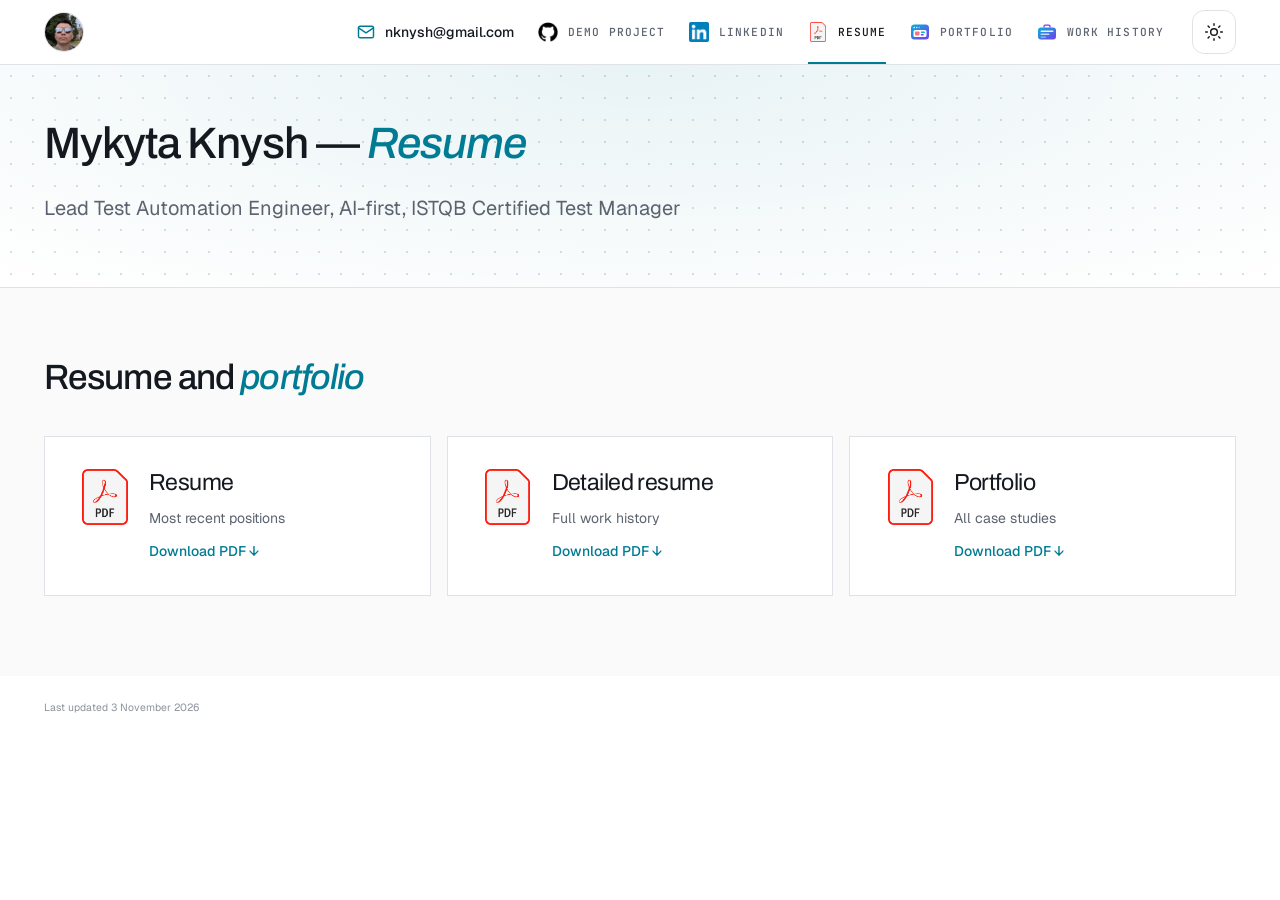
<file: docs/index.html>
<!doctype html>
<html lang="en">
<head>
<meta charset="utf-8">
<meta name="viewport" content="width=device-width, initial-scale=1">
<title>Mykyta Knysh – Lead Test Automation Engineer | Resume &amp; Portfolio</title>
<meta name="description" content="Mykyta Knysh: Lead Test Automation Engineer, AI-first, ISTQB Certified Test Manager. 14 years building and scaling QA across fintech and SaaS with Playwright, Cypress, Selenium and CI/CD. Download resume and portfolio.">
<meta name="author" content="Mykyta Knysh">
<link rel="canonical" href="https://nknysh.github.io/cv/">
<meta property="og:type" content="profile">
<meta property="og:title" content="Mykyta Knysh – Lead Test Automation Engineer | Resume &amp; Portfolio">
<meta property="og:description" content="Mykyta Knysh: Lead Test Automation Engineer, AI-first, ISTQB Certified Test Manager. 14 years building and scaling QA across fintech and SaaS with Playwright, Cypress, Selenium and CI/CD. Download resume and portfolio.">
<meta property="og:url" content="https://nknysh.github.io/cv/">
<meta name="twitter:card" content="summary">
<link rel="icon" href="images/favicon.png" type="image/png">
<link rel="preconnect" href="https://fonts.googleapis.com">
<link rel="preconnect" href="https://fonts.gstatic.com" crossorigin>
<link rel="stylesheet" href="https://fonts.googleapis.com/css2?family=Archivo:ital,wght@0,400..800;1,400..600&family=Geist:wght@300..600&family=JetBrains+Mono:wght@400;500&display=swap">
<link rel="stylesheet" href="portfolio/portfolio.css">
<script src="portfolio/menu.js"></script>
<script data-goatcounter="https://nknysh.goatcounter.com/count" async src="https://gc.zgo.at/count.js"></script>
<meta name="robots" content="index, follow, max-snippet:-1, max-image-preview:large">
<link rel="me" href="https://www.linkedin.com/in/mykytaknysh/">
<meta property="og:site_name" content="Mykyta Knysh – Resume &amp; Portfolio">
<meta property="profile:first_name" content="Mykyta">
<meta property="profile:last_name" content="Knysh">
<script type="application/ld+json">
{
  "@context": "https://schema.org",
  "@type": "ProfilePage",
  "url": "https://nknysh.github.io/cv/",
  "name": "Mykyta Knysh – Resume & Portfolio",
  "dateModified": "2026-11-03",
  "mainEntity": {
    "@type": "Person",
    "@id": "https://nknysh.github.io/cv/#person",
    "name": "Mykyta Knysh",
    "url": "https://nknysh.github.io/cv/",
    "givenName": "Mykyta",
    "familyName": "Knysh",
    "jobTitle": "Lead Test Automation Engineer",
    "description": "Lead Test Automation Engineer, AI-first, ISTQB Certified Test Manager with 14 years of experience building and scaling QA initiatives across enterprise fintech, SaaS, and complex microservice systems.",
    "sameAs": [
      "https://www.linkedin.com/in/mykytaknysh/"
    ],
    "hasCredential": {
      "@type": "EducationalOccupationalCredential",
      "credentialCategory": "certification",
      "name": "ISTQB Certified Test Manager"
    },
    "memberOf": {
      "@type": "Organization",
      "name": "USQB",
      "roleName": "Board Member and Lead Expert"
    },
    "knowsAbout": [
      "Test automation",
      "Test strategy",
      "Quality assurance",
      "Playwright",
      "Cypress",
      "Nightwatch.js",
      "Selenium",
      "REST API testing",
      "GraphQL",
      "gRPC",
      "Mobile testing",
      "iOS",
      "Android",
      "CI/CD",
      "GitHub Actions",
      "GitLab CI",
      "AWS",
      "SQL",
      "DynamoDB",
      "MongoDB",
      "AI-assisted testing",
      "Claude Code",
      "GitHub Copilot"
    ]
  }
}
</script>
</head>
<body>
<a class="skip" href="#content">Skip to content</a>
<header class="site-header">
  <div class="bar">
    <a class="brand" href="portfolio/" aria-label="Mykyta Knysh, portfolio overview"><img src="images/avatar.jpg" alt="" width="40" height="40"></a>
    <div class="actions">
      <button class="icon-link framed theme-toggle" type="button" aria-label="Switch color theme" title="Switch color theme"><svg viewBox="0 0 24 24" width="20" height="20" fill="none" stroke="currentColor" stroke-width="1.75" stroke-linecap="round" stroke-linejoin="round" aria-hidden="true"><circle cx="12" cy="12" r="4"/><path d="M12 2v2M12 20v2M4.9 4.9l1.4 1.4M17.7 17.7l1.4 1.4M2 12h2M20 12h2M6.3 17.7l-1.4 1.4M19.1 4.9l-1.4 1.4"/></svg></button>
      <button class="icon-link menu-toggle" type="button" aria-label="Menu" aria-expanded="false" aria-controls="menu"><svg viewBox="0 0 24 24" width="20" height="20" fill="none" stroke="currentColor" stroke-width="1.75" stroke-linecap="round" stroke-linejoin="round" aria-hidden="true"><path d="M4 6h16M4 12h16M4 18h16"/></svg></button>
    </div>
    <nav id="menu" class="menu" aria-label="Links">
      <ul>
        <li class="menu-email"><a href="mailto:nknysh@gmail.com" title="Email nknysh@gmail.com"><svg viewBox="0 0 24 24" width="20" height="20" fill="none" stroke="currentColor" stroke-width="1.75" stroke-linecap="round" stroke-linejoin="round" aria-hidden="true"><rect x="3" y="5" width="18" height="14" rx="2"/><path d="m3 7 9 6 9-6"/></svg><span class="label">nknysh@gmail.com</span></a></li>
        <li><a href="https://github.com/nknysh/cmc-tests" target="_blank" rel="noopener" title="Demo project"><img src="images/github.png" class="invert-dark" alt="" width="20" height="20"><span class="label">Demo project</span></a></li>
        <li><a href="https://www.linkedin.com/in/mykytaknysh/" target="_blank" rel="me noopener" title="LinkedIn"><img src="images/linkedin.png" alt="" width="20" height="20"><span class="label">LinkedIn</span></a></li>
        <li><a href="./" aria-current="page" title="Resume"><img src="images/pdf.png" alt="" width="20" height="20"><span class="label">Resume</span></a></li>
        <li><a href="portfolio/" title="Portfolio"><img src="images/portfolio.svg" alt="" width="20" height="20"><span class="label">Portfolio</span></a></li>
        <li><a href="work-history/" title="Work history"><img src="images/work-history.svg" alt="" width="20" height="20"><span class="label">Work history</span></a></li>
      </ul>
    </nav>
  </div>
</header>
<main id="content">
  <section class="hero cv-hero">
    <div class="wrap">
      <h1>Mykyta Knysh <span class="sep">—</span> <em>Resume</em></h1>
      <p class="lead">Lead Test Automation Engineer, AI-first, ISTQB Certified Test Manager</p>
    </div>
  </section>
  <section class="work" aria-labelledby="docs">
    <div class="wrap">
      <h2 id="docs">Resume and <em>portfolio</em></h2>
      <ul class="cards doc-cards">
      <li><a class="card doc-card" href="Mykyta_Knysh_Resume.pdf" download>
        <img class="card-icon" src="images/pdf.png" alt="" width="48" height="48">
        <span class="card-title">Resume</span>
        <span class="doc-note">Most recent positions</span>
        <span class="read-more">Download PDF <span aria-hidden="true">↓</span></span>
      </a></li>
      <li><a class="card doc-card" href="Mykyta_Knysh_Resume_Detailed.pdf" download>
        <img class="card-icon" src="images/pdf.png" alt="" width="48" height="48">
        <span class="card-title">Detailed resume</span>
        <span class="doc-note">Full work history</span>
        <span class="read-more">Download PDF <span aria-hidden="true">↓</span></span>
      </a></li>
      <li><a class="card doc-card" href="Mykyta_Knysh_Portfolio.pdf" download>
        <img class="card-icon" src="images/pdf.png" alt="" width="48" height="48">
        <span class="card-title">Portfolio</span>
        <span class="doc-note">All case studies</span>
        <span class="read-more">Download PDF <span aria-hidden="true">↓</span></span>
      </a></li>
      </ul>
    </div>
  </section>
</main>
<footer class="wrap page-updated"><p>Last updated <time datetime="2026-11-03">3 November 2026</time></p></footer>
</body>
</html>
</file>
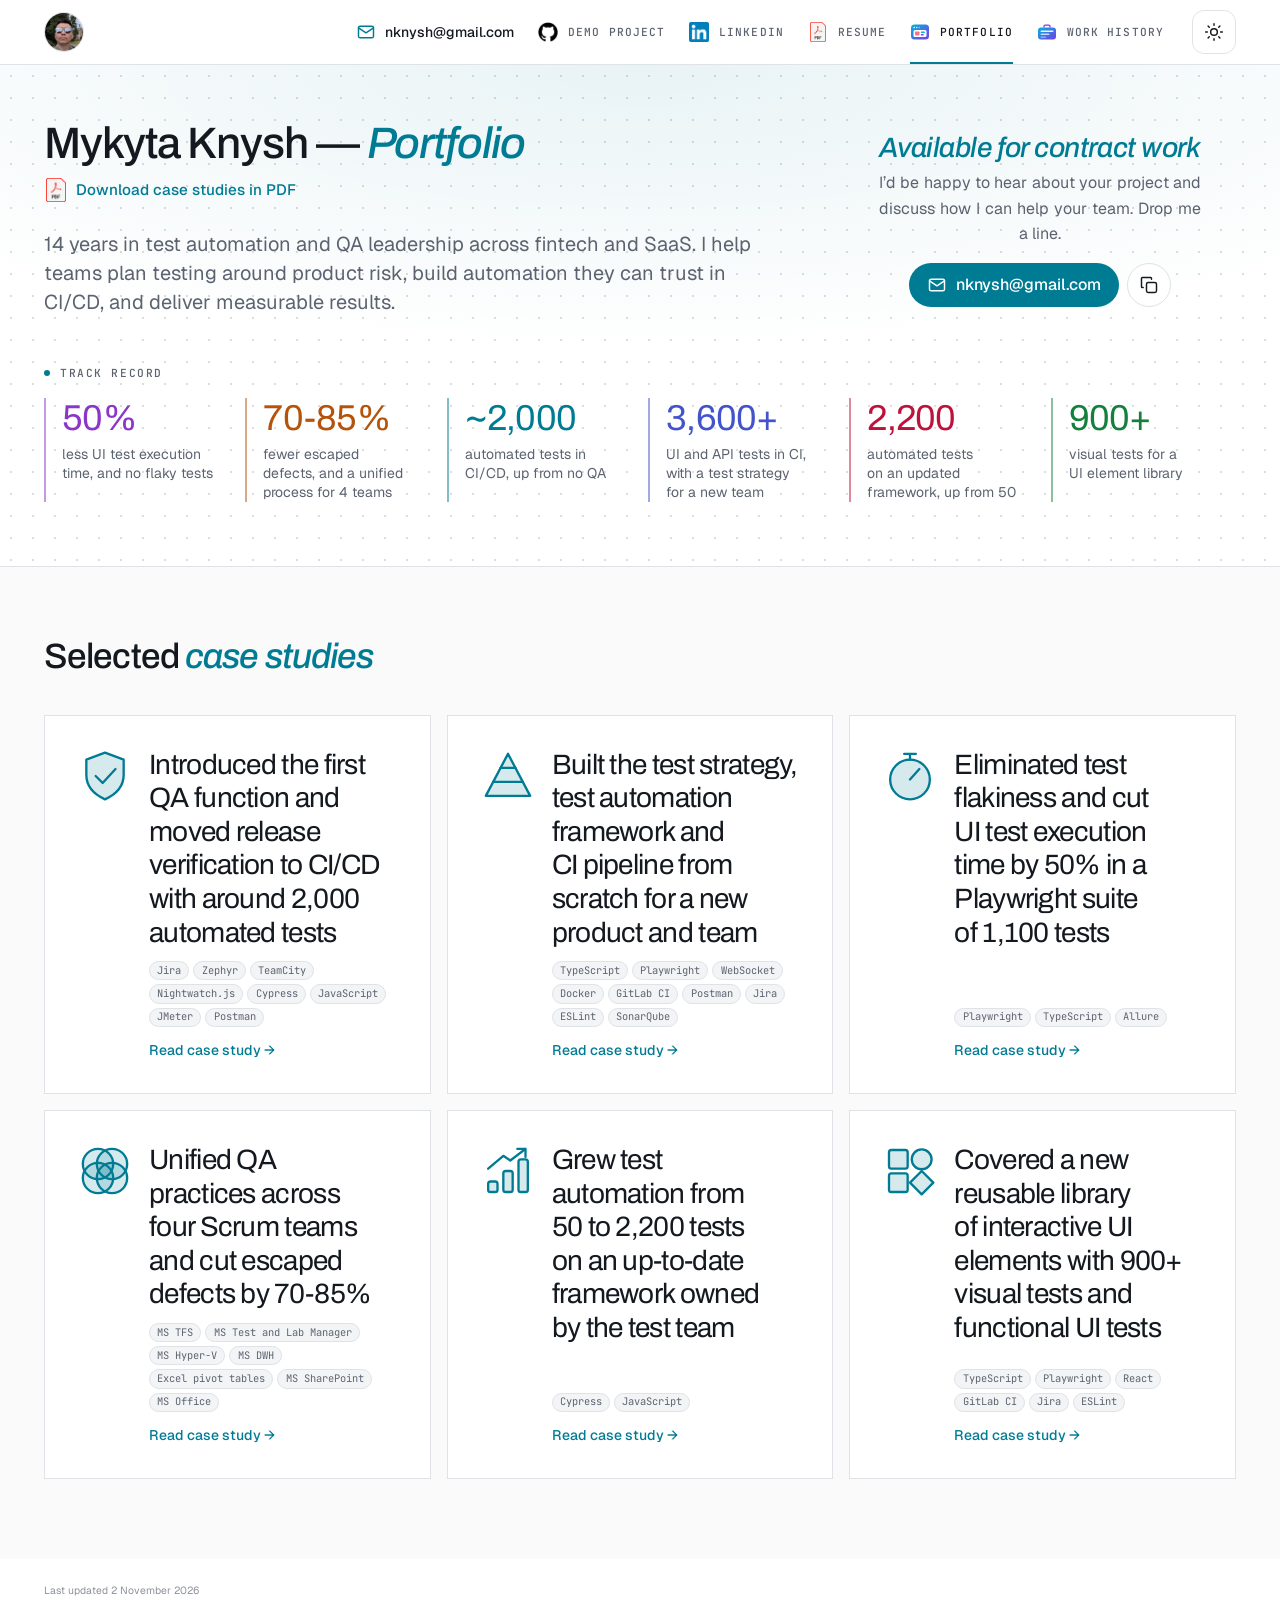
<file: docs/portfolio/index.html>
<!doctype html>
<html lang="en">
<head>
<meta charset="utf-8">
<meta name="viewport" content="width=device-width, initial-scale=1">
<title>Portfolio | Mykyta Knysh</title>
<meta name="description" content="Case studies from Mykyta Knysh: building QA functions, test strategies and test automation at scale.">
<meta name="author" content="Mykyta Knysh">
<link rel="canonical" href="https://nknysh.github.io/cv/portfolio/">
<meta property="og:type" content="article">
<meta property="og:title" content="Portfolio | Mykyta Knysh">
<meta property="og:description" content="Case studies from Mykyta Knysh: building QA functions, test strategies and test automation at scale.">
<meta property="og:url" content="https://nknysh.github.io/cv/portfolio/">
<meta name="twitter:card" content="summary">
<link rel="icon" href="../images/favicon.png" type="image/png">
<link rel="preconnect" href="https://fonts.googleapis.com">
<link rel="preconnect" href="https://fonts.gstatic.com" crossorigin>
<link rel="stylesheet" href="https://fonts.googleapis.com/css2?family=Archivo:ital,wght@0,400..800;1,400..600&family=Geist:wght@300..600&family=JetBrains+Mono:wght@400;500&display=swap">
<link rel="stylesheet" href="portfolio.css">
<script src="menu.js"></script>
<script data-goatcounter="https://nknysh.goatcounter.com/count" async src="https://gc.zgo.at/count.js"></script>
<script type="application/ld+json">
{
  "@context": "https://schema.org",
  "@type": "CollectionPage",
  "@id": "https://nknysh.github.io/cv/portfolio/",
  "url": "https://nknysh.github.io/cv/portfolio/",
  "name": "Portfolio | Mykyta Knysh",
  "description": "Case studies from Mykyta Knysh: building QA functions, test strategies and test automation at scale.",
  "author": {
    "@type": "Person",
    "@id": "https://nknysh.github.io/cv/#person",
    "name": "Mykyta Knysh",
    "url": "https://nknysh.github.io/cv/"
  },
  "dateModified": "2026-11-02",
  "mainEntity": {
    "@type": "ItemList",
    "itemListElement": [
      {
        "@type": "ListItem",
        "position": 1,
        "url": "https://nknysh.github.io/cv/portfolio/first-qa-function.html",
        "name": "Introduced the first QA function and moved release verification to CI/CD with around 2,000 automated tests"
      },
      {
        "@type": "ListItem",
        "position": 2,
        "url": "https://nknysh.github.io/cv/portfolio/test-strategy-from-scratch.html",
        "name": "Built the test strategy, test automation framework and CI pipeline from scratch for a new product and team"
      },
      {
        "@type": "ListItem",
        "position": 3,
        "url": "https://nknysh.github.io/cv/portfolio/playwright-suite-stability.html",
        "name": "Eliminated test flakiness and cut UI test execution time by 50% in a Playwright suite of 1,100 tests"
      },
      {
        "@type": "ListItem",
        "position": 4,
        "url": "https://nknysh.github.io/cv/portfolio/unified-qa-practices.html",
        "name": "Unified QA practices across four Scrum teams and cut escaped defects by 70-85%"
      },
      {
        "@type": "ListItem",
        "position": 5,
        "url": "https://nknysh.github.io/cv/portfolio/automation-50-to-2200.html",
        "name": "Grew test automation from 50 to 2,200 tests on an up-to-date framework owned by the test team"
      },
      {
        "@type": "ListItem",
        "position": 6,
        "url": "https://nknysh.github.io/cv/portfolio/ui-library-testing.html",
        "name": "Covered a new reusable library of interactive UI elements with 900+ visual tests and functional UI tests"
      }
    ]
  }
}
</script>
</head>
<body>
<a class="skip" href="#content">Skip to content</a>
<header class="site-header">
  <div class="bar">
    <a class="brand" href="./" aria-label="Mykyta Knysh, portfolio overview"><img src="../images/avatar.jpg" alt="" width="40" height="40"></a>
    <div class="actions">
      <button class="icon-link framed theme-toggle" type="button" aria-label="Switch color theme" title="Switch color theme"><svg viewBox="0 0 24 24" width="20" height="20" fill="none" stroke="currentColor" stroke-width="1.75" stroke-linecap="round" stroke-linejoin="round" aria-hidden="true"><circle cx="12" cy="12" r="4"/><path d="M12 2v2M12 20v2M4.9 4.9l1.4 1.4M17.7 17.7l1.4 1.4M2 12h2M20 12h2M6.3 17.7l-1.4 1.4M19.1 4.9l-1.4 1.4"/></svg></button>
      <button class="icon-link menu-toggle" type="button" aria-label="Menu" aria-expanded="false" aria-controls="menu"><svg viewBox="0 0 24 24" width="20" height="20" fill="none" stroke="currentColor" stroke-width="1.75" stroke-linecap="round" stroke-linejoin="round" aria-hidden="true"><path d="M4 6h16M4 12h16M4 18h16"/></svg></button>
    </div>
    <nav id="menu" class="menu" aria-label="Links">
      <ul>
        <li class="menu-email"><a href="mailto:nknysh@gmail.com" title="Email nknysh@gmail.com"><svg viewBox="0 0 24 24" width="20" height="20" fill="none" stroke="currentColor" stroke-width="1.75" stroke-linecap="round" stroke-linejoin="round" aria-hidden="true"><rect x="3" y="5" width="18" height="14" rx="2"/><path d="m3 7 9 6 9-6"/></svg><span class="label">nknysh@gmail.com</span></a></li>
        <li><a href="https://github.com/nknysh/cmc-tests" target="_blank" rel="noopener" title="Demo project"><img src="../images/github.png" class="invert-dark" alt="" width="20" height="20"><span class="label">Demo project</span></a></li>
        <li><a href="https://www.linkedin.com/in/mykytaknysh/" target="_blank" rel="me noopener" title="LinkedIn"><img src="../images/linkedin.png" alt="" width="20" height="20"><span class="label">LinkedIn</span></a></li>
        <li><a href="../" title="Resume"><img src="../images/pdf.png" alt="" width="20" height="20"><span class="label">Resume</span></a></li>
        <li><a href="../portfolio/" aria-current="page" title="Portfolio"><img src="../images/portfolio.svg" alt="" width="20" height="20"><span class="label">Portfolio</span></a></li>
        <li><a href="../work-history/" title="Work history"><img src="../images/work-history.svg" alt="" width="20" height="20"><span class="label">Work history</span></a></li>
      </ul>
    </nav>
  </div>
</header>
<main id="content">
  <section class="hero">
    <div class="wrap">
      <div class="intro">
        <div>
          <div class="title-row">
            <h1>Mykyta Knysh <span class="sep">—</span> <em>Portfolio</em></h1>
            <a class="title-pdf" href="../Mykyta_Knysh_Portfolio.pdf" download><img src="../images/pdf.png" alt="" width="24" height="24">Download case studies in PDF</a>
          </div>
          <p class="lead">14 years in test automation and QA leadership across fintech and SaaS. I help teams plan testing around product risk, build automation they can trust in CI/CD, and deliver measurable results.</p>
        </div>
        <div class="availability">
          <p class="availability-title">Available for contract work</p>
          <p class="availability-note">I’d be happy to hear about your project and discuss how I can help your team. Drop me a line.</p>
          <div class="email-actions">
            <a class="button" href="mailto:nknysh@gmail.com" aria-label="Email nknysh@gmail.com"><svg viewBox="0 0 24 24" width="20" height="20" fill="none" stroke="currentColor" stroke-width="1.75" stroke-linecap="round" stroke-linejoin="round" aria-hidden="true"><rect x="3" y="5" width="18" height="14" rx="2"/><path d="m3 7 9 6 9-6"/></svg>nknysh@gmail.com</a>
            <button class="copy-email" type="button" data-copy="nknysh@gmail.com" title="Copy email address" aria-label="Copy email address" aria-live="polite"><svg viewBox="0 0 24 24" width="20" height="20" fill="none" stroke="currentColor" stroke-width="1.75" stroke-linecap="round" stroke-linejoin="round" aria-hidden="true"><rect x="9" y="9" width="12" height="12" rx="2"/><path d="M5 15H4a1 1 0 0 1-1-1V4a1 1 0 0 1 1-1h10a1 1 0 0 1 1 1v1"/></svg><svg viewBox="0 0 24 24" width="20" height="20" fill="none" stroke="currentColor" stroke-width="1.75" stroke-linecap="round" stroke-linejoin="round" aria-hidden="true"><path d="m5 12 5 5 9-10"/></svg></button>
          </div>
        </div>
      </div>
      <p class="kicker track"><span class="pip"></span>Track record</p>
      <ul class="stats-row">
        <li data-case="3"><a href="playwright-suite-stability.html"><span class="stat-value">50%</span><span class="stat-label">less UI test execution time, and no flaky tests</span></a></li>
        <li data-case="4"><a href="unified-qa-practices.html"><span class="stat-value">70-85%</span><span class="stat-label">fewer escaped defects, and a unified process for 4 teams</span></a></li>
        <li data-case="1"><a href="first-qa-function.html"><span class="stat-value">~2,000</span><span class="stat-label">automated tests in CI/CD, up from no QA</span></a></li>
        <li data-case="2"><a href="test-strategy-from-scratch.html"><span class="stat-value">3,600+</span><span class="stat-label">UI and API tests in CI, with a test strategy for a new team</span></a></li>
        <li data-case="5"><a href="automation-50-to-2200.html"><span class="stat-value">2,200</span><span class="stat-label">automated tests on an updated framework, up from 50</span></a></li>
        <li data-case="6"><a href="ui-library-testing.html"><span class="stat-value">900+</span><span class="stat-label">visual tests for a UI element library</span></a></li>
      </ul>
    </div>
  </section>
  <section class="work" aria-labelledby="cases">
    <div class="wrap">
      <h2 id="cases">Selected <em>case studies</em></h2>
      <ol class="cards">
      <li><a class="card" href="first-qa-function.html">
        <svg class="card-icon" viewBox="0 0 48 48" aria-hidden="true"><path class="f" d="M24 4l16 6v13c0 10-7 17-16 21C15 40 8 33 8 23V10z"/><path class="l" d="M16 24l6 6 11-12"/></svg>
        <span class="card-title">Introduced the first QA function and moved release verification to CI/CD with around 2,000 automated tests</span>
        <span class="tags"><span>Jira</span><span>Zephyr</span><span>TeamCity</span><span>Nightwatch.js</span><span>Cypress</span><span>JavaScript</span><span>JMeter</span><span>Postman</span></span>
        <span class="read-more">Read case study <span aria-hidden="true">→</span></span>
      </a></li>
      <li><a class="card" href="test-strategy-from-scratch.html">
        <svg class="card-icon" viewBox="0 0 48 48" aria-hidden="true"><path class="f" d="M24 5l19 36H5z"/><path class="l" d="M17.7 17h12.6M11.3 29h25.4"/></svg>
        <span class="card-title">Built the test strategy, test automation framework and CI pipeline from scratch for a new product and team</span>
        <span class="tags"><span>TypeScript</span><span>Playwright</span><span>WebSocket</span><span>Docker</span><span>GitLab CI</span><span>Postman</span><span>Jira</span><span>ESLint</span><span>SonarQube</span></span>
        <span class="read-more">Read case study <span aria-hidden="true">→</span></span>
      </a></li>
      <li><a class="card" href="playwright-suite-stability.html">
        <svg class="card-icon" viewBox="0 0 48 48" aria-hidden="true"><circle class="f" cx="24" cy="27" r="17"/><path class="l" d="M24 27l8-9M19 5h10M24 5v5"/></svg>
        <span class="card-title">Eliminated test flakiness and cut UI test execution time by 50% in a Playwright suite of 1,100 tests</span>
        <span class="tags"><span>Playwright</span><span>TypeScript</span><span>Allure</span></span>
        <span class="read-more">Read case study <span aria-hidden="true">→</span></span>
      </a></li>
      <li><a class="card" href="unified-qa-practices.html">
        <svg class="card-icon" viewBox="0 0 48 48" aria-hidden="true"><circle class="f" cx="18" cy="18" r="13"/><circle class="f" cx="30" cy="18" r="13"/><circle class="f" cx="18" cy="30" r="13"/><circle class="f" cx="30" cy="30" r="13"/></svg>
        <span class="card-title">Unified QA practices across four Scrum teams and cut escaped defects by 70-85%</span>
        <span class="tags"><span>MS TFS</span><span>MS Test and Lab Manager</span><span>MS Hyper-V</span><span>MS DWH</span><span>Excel pivot tables</span><span>MS SharePoint</span><span>MS Office</span></span>
        <span class="read-more">Read case study <span aria-hidden="true">→</span></span>
      </a></li>
      <li><a class="card" href="automation-50-to-2200.html">
        <svg class="card-icon" viewBox="0 0 48 48" aria-hidden="true"><rect class="f" x="7" y="33" width="8" height="9" rx="2"/><rect class="f" x="20" y="24" width="8" height="18" rx="2"/><rect class="f" x="33" y="14" width="8" height="28" rx="2"/><path class="l" d="M7 22L20 11l6 4L39 5M32 5h7v7"/></svg>
        <span class="card-title">Grew test automation from 50 to 2,200 tests on an up-to-date framework owned by the test team</span>
        <span class="tags"><span>Cypress</span><span>JavaScript</span></span>
        <span class="read-more">Read case study <span aria-hidden="true">→</span></span>
      </a></li>
      <li><a class="card" href="ui-library-testing.html">
        <svg class="card-icon" viewBox="0 0 48 48" aria-hidden="true"><rect class="f" x="6" y="6" width="16" height="16" rx="2"/><circle class="f" cx="34" cy="14" r="8.5"/><rect class="f" x="6" y="26" width="16" height="16" rx="2"/><path class="f" d="M34 24l10 10-10 10-10-10z"/></svg>
        <span class="card-title">Covered a new reusable library of interactive UI elements with 900+ visual tests and functional UI tests</span>
        <span class="tags"><span>TypeScript</span><span>Playwright</span><span>React</span><span>GitLab CI</span><span>Jira</span><span>ESLint</span></span>
        <span class="read-more">Read case study <span aria-hidden="true">→</span></span>
      </a></li>
      </ol>
    </div>
  </section>
</main>
<footer class="wrap page-updated"><p>Last updated <time datetime="2026-11-02">2 November 2026</time></p></footer>
</body>
</html>
</file>
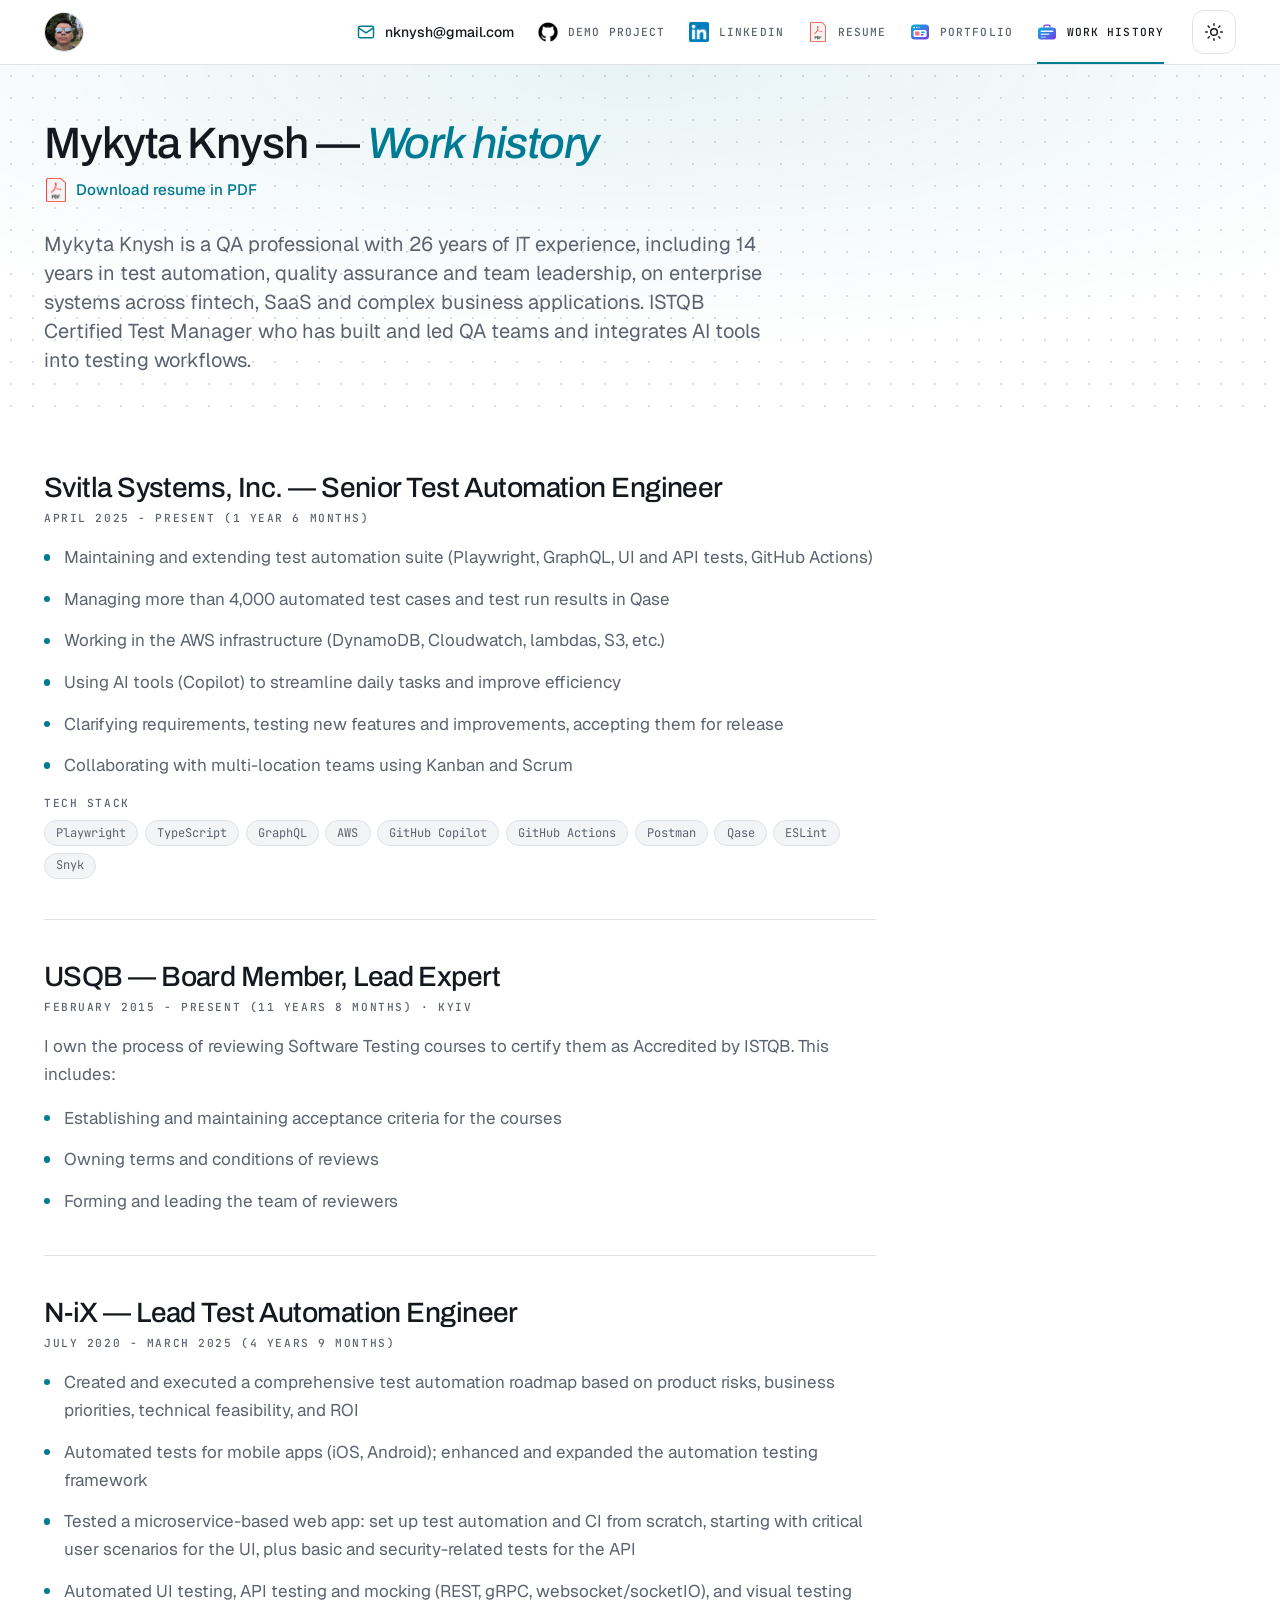
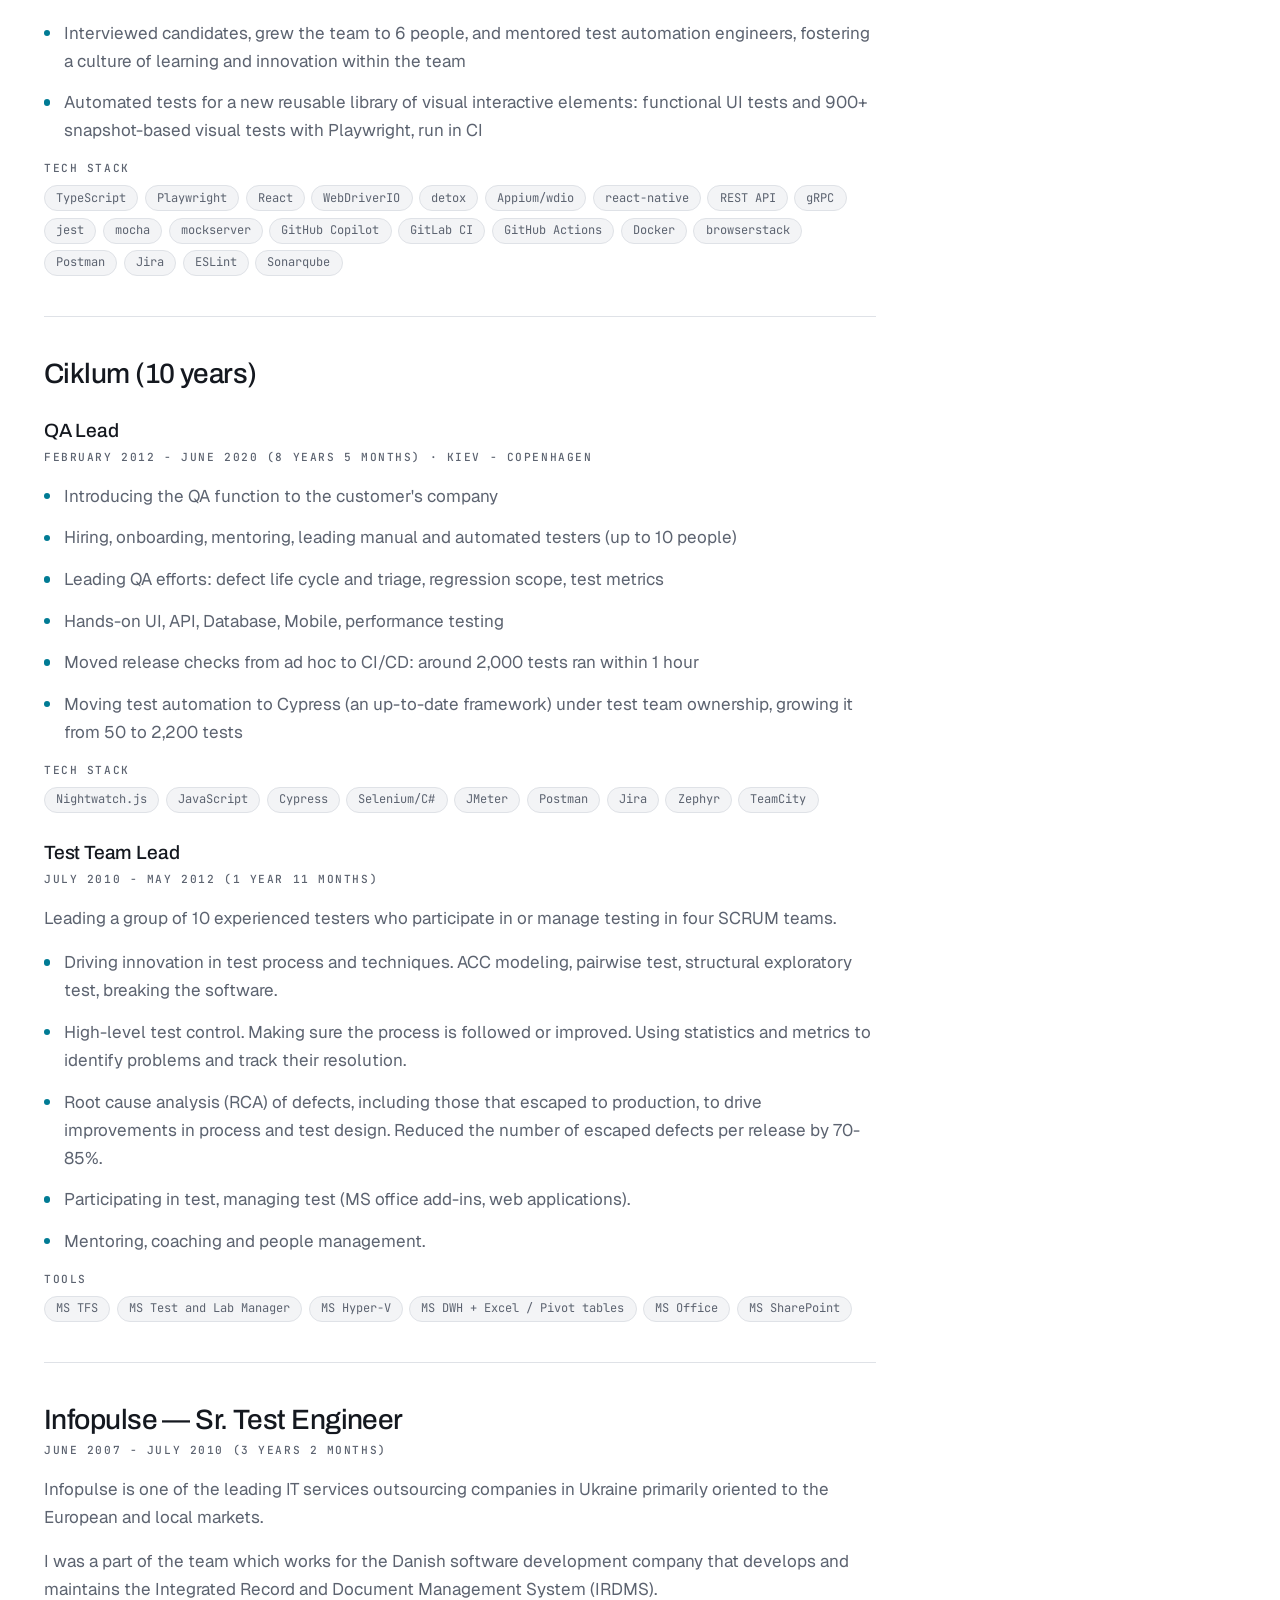
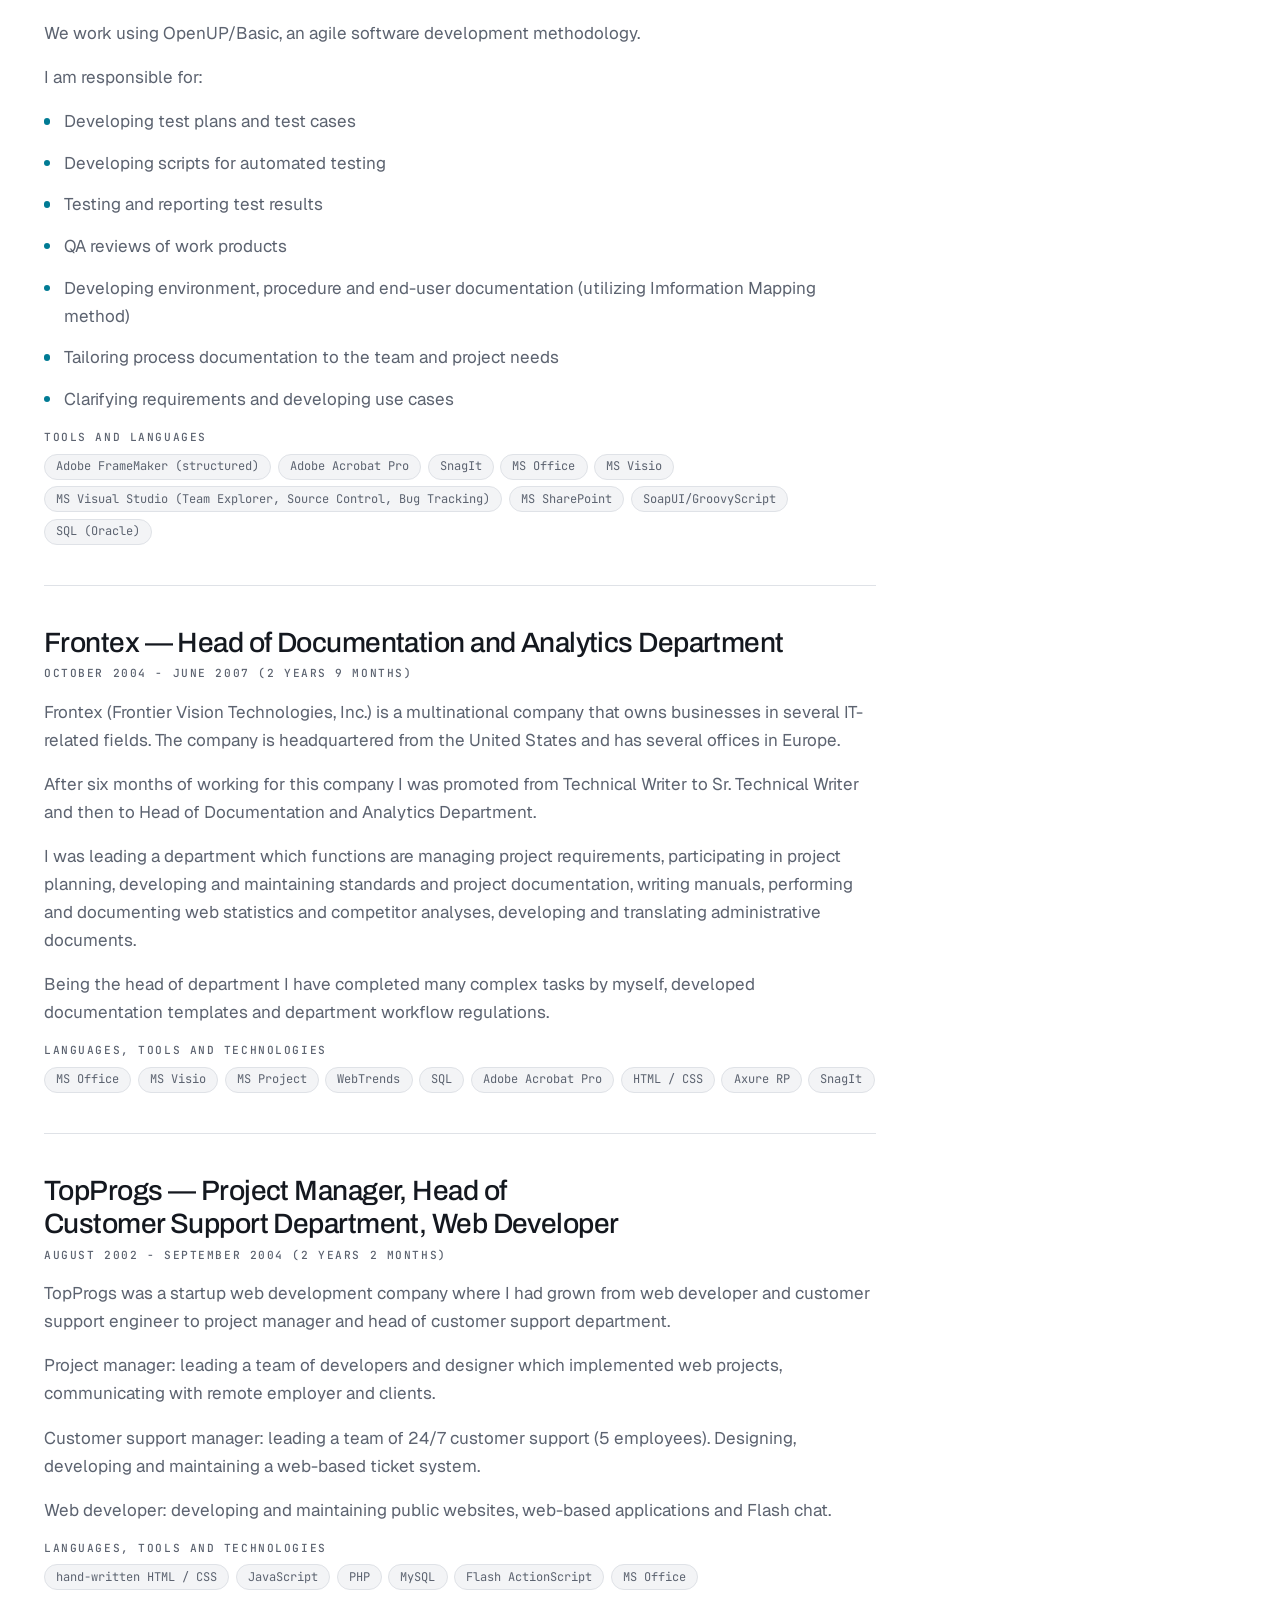
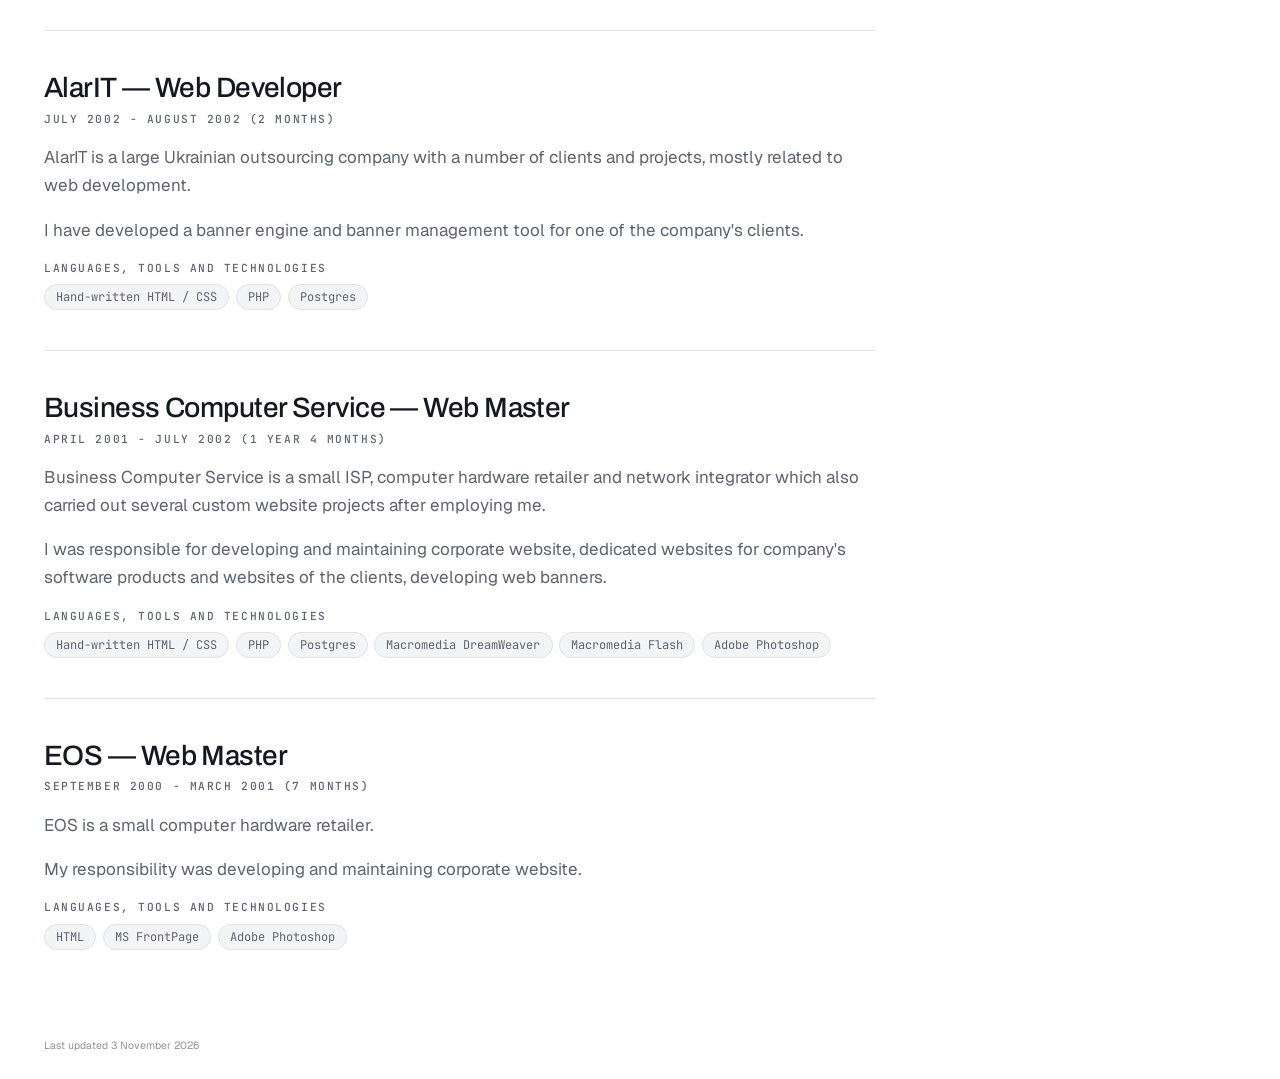
<file: docs/work-history/index.html>
<!doctype html>
<html lang="en">
<head>
<meta charset="utf-8">
<meta name="viewport" content="width=device-width, initial-scale=1">
<title>Work history | Mykyta Knysh</title>
<meta name="description" content="Work history of Mykyta Knysh: roles, dates, achievements and tech stacks across test automation, QA leadership and earlier IT roles.">
<meta name="author" content="Mykyta Knysh">
<link rel="canonical" href="https://nknysh.github.io/cv/work-history/">
<meta property="og:type" content="profile">
<meta property="og:title" content="Work history | Mykyta Knysh">
<meta property="og:description" content="Work history of Mykyta Knysh: roles, dates, achievements and tech stacks across test automation, QA leadership and earlier IT roles.">
<meta property="og:url" content="https://nknysh.github.io/cv/work-history/">
<meta name="twitter:card" content="summary">
<link rel="icon" href="../images/favicon.png" type="image/png">
<link rel="preconnect" href="https://fonts.googleapis.com">
<link rel="preconnect" href="https://fonts.gstatic.com" crossorigin>
<link rel="stylesheet" href="https://fonts.googleapis.com/css2?family=Archivo:ital,wght@0,400..800;1,400..600&family=Geist:wght@300..600&family=JetBrains+Mono:wght@400;500&display=swap">
<link rel="stylesheet" href="../portfolio/portfolio.css">
<script src="../portfolio/menu.js"></script>
<script data-goatcounter="https://nknysh.goatcounter.com/count" async src="https://gc.zgo.at/count.js"></script>
<link rel="alternate" type="text/markdown" href="https://nknysh.github.io/cv/work-history/index.md">
<script type="application/ld+json">
{
  "@context": "https://schema.org",
  "@type": "ProfilePage",
  "url": "https://nknysh.github.io/cv/work-history/",
  "name": "Work history | Mykyta Knysh",
  "dateModified": "2026-11-03",
  "mainEntity": {
    "@type": "Person",
    "@id": "https://nknysh.github.io/cv/#person",
    "name": "Mykyta Knysh",
    "url": "https://nknysh.github.io/cv/",
    "description": "Mykyta Knysh is a QA professional with 26 years of IT experience, including 14 years in test automation, quality assurance and team leadership, on enterprise systems across fintech, SaaS and complex business applications. ISTQB Certified Test Manager who has built and led QA teams and integrates AI tools into testing workflows.",
    "sameAs": [
      "https://www.linkedin.com/in/mykytaknysh/"
    ],
    "worksFor": [
      {
        "@type": "OrganizationRole",
        "roleName": "Senior Test Automation Engineer",
        "startDate": "2025-04",
        "worksFor": {
          "@type": "Organization",
          "name": "Svitla Systems, Inc."
        }
      },
      {
        "@type": "OrganizationRole",
        "roleName": "Board Member, Lead Expert",
        "startDate": "2015-02",
        "worksFor": {
          "@type": "Organization",
          "name": "USQB"
        }
      }
    ],
    "alumniOf": [
      {
        "@type": "OrganizationRole",
        "roleName": "Lead Test Automation Engineer",
        "startDate": "2020-07",
        "endDate": "2025-03",
        "alumniOf": {
          "@type": "Organization",
          "name": "N-iX"
        }
      },
      {
        "@type": "OrganizationRole",
        "roleName": "QA Lead",
        "startDate": "2012-02",
        "endDate": "2020-06",
        "alumniOf": {
          "@type": "Organization",
          "name": "Ciklum"
        }
      },
      {
        "@type": "OrganizationRole",
        "roleName": "Test Team Lead",
        "startDate": "2010-07",
        "endDate": "2012-05",
        "alumniOf": {
          "@type": "Organization",
          "name": "Ciklum"
        }
      },
      {
        "@type": "OrganizationRole",
        "roleName": "Sr. Test Engineer",
        "startDate": "2007-06",
        "endDate": "2010-07",
        "alumniOf": {
          "@type": "Organization",
          "name": "Infopulse"
        }
      },
      {
        "@type": "OrganizationRole",
        "roleName": "Head of Documentation and Analytics Department",
        "startDate": "2004-10",
        "endDate": "2007-06",
        "alumniOf": {
          "@type": "Organization",
          "name": "Frontex"
        }
      },
      {
        "@type": "OrganizationRole",
        "roleName": "Project Manager, Head of Customer Support Department, Web Developer",
        "startDate": "2002-08",
        "endDate": "2004-09",
        "alumniOf": {
          "@type": "Organization",
          "name": "TopProgs"
        }
      },
      {
        "@type": "OrganizationRole",
        "roleName": "Web Developer",
        "startDate": "2002-07",
        "endDate": "2002-08",
        "alumniOf": {
          "@type": "Organization",
          "name": "AlarIT"
        }
      },
      {
        "@type": "OrganizationRole",
        "roleName": "Web Master",
        "startDate": "2001-04",
        "endDate": "2002-07",
        "alumniOf": {
          "@type": "Organization",
          "name": "Business Computer Service"
        }
      },
      {
        "@type": "OrganizationRole",
        "roleName": "Web Master",
        "startDate": "2000-09",
        "endDate": "2001-03",
        "alumniOf": {
          "@type": "Organization",
          "name": "EOS"
        }
      }
    ]
  }
}
</script>
</head>
<body>
<a class="skip" href="#content">Skip to content</a>
<header class="site-header">
  <div class="bar">
    <a class="brand" href="../portfolio/" aria-label="Mykyta Knysh, portfolio overview"><img src="../images/avatar.jpg" alt="" width="40" height="40"></a>
    <div class="actions">
      <button class="icon-link framed theme-toggle" type="button" aria-label="Switch color theme" title="Switch color theme"><svg viewBox="0 0 24 24" width="20" height="20" fill="none" stroke="currentColor" stroke-width="1.75" stroke-linecap="round" stroke-linejoin="round" aria-hidden="true"><circle cx="12" cy="12" r="4"/><path d="M12 2v2M12 20v2M4.9 4.9l1.4 1.4M17.7 17.7l1.4 1.4M2 12h2M20 12h2M6.3 17.7l-1.4 1.4M19.1 4.9l-1.4 1.4"/></svg></button>
      <button class="icon-link menu-toggle" type="button" aria-label="Menu" aria-expanded="false" aria-controls="menu"><svg viewBox="0 0 24 24" width="20" height="20" fill="none" stroke="currentColor" stroke-width="1.75" stroke-linecap="round" stroke-linejoin="round" aria-hidden="true"><path d="M4 6h16M4 12h16M4 18h16"/></svg></button>
    </div>
    <nav id="menu" class="menu" aria-label="Links">
      <ul>
        <li class="menu-email"><a href="mailto:nknysh@gmail.com" title="Email nknysh@gmail.com"><svg viewBox="0 0 24 24" width="20" height="20" fill="none" stroke="currentColor" stroke-width="1.75" stroke-linecap="round" stroke-linejoin="round" aria-hidden="true"><rect x="3" y="5" width="18" height="14" rx="2"/><path d="m3 7 9 6 9-6"/></svg><span class="label">nknysh@gmail.com</span></a></li>
        <li><a href="https://github.com/nknysh/cmc-tests" target="_blank" rel="noopener" title="Demo project"><img src="../images/github.png" class="invert-dark" alt="" width="20" height="20"><span class="label">Demo project</span></a></li>
        <li><a href="https://www.linkedin.com/in/mykytaknysh/" target="_blank" rel="me noopener" title="LinkedIn"><img src="../images/linkedin.png" alt="" width="20" height="20"><span class="label">LinkedIn</span></a></li>
        <li><a href="../" title="Resume"><img src="../images/pdf.png" alt="" width="20" height="20"><span class="label">Resume</span></a></li>
        <li><a href="../portfolio/" title="Portfolio"><img src="../images/portfolio.svg" alt="" width="20" height="20"><span class="label">Portfolio</span></a></li>
        <li><a href="../work-history/" aria-current="page" title="Work history"><img src="../images/work-history.svg" alt="" width="20" height="20"><span class="label">Work history</span></a></li>
      </ul>
    </nav>
  </div>
</header>
<main id="content">
  <section class="hero history-hero">
    <div class="wrap">
      <div class="title-row">
        <h1>Mykyta Knysh <span class="sep">—</span> <em>Work history</em></h1>
        <a class="title-pdf" href="../Mykyta_Knysh_Resume_Detailed.pdf" download><img src="../images/pdf.png" alt="" width="24" height="24">Download resume in PDF</a>
      </div>
      <p class="lead">Mykyta Knysh is a QA professional with 26 years of IT experience, including 14 years in test automation, quality assurance and team leadership, on enterprise systems across fintech, SaaS and complex business applications. ISTQB Certified Test Manager who has built and led QA teams and integrates AI tools into testing workflows.</p>
    </div>
  </section>
  <div class="wrap history">
    <article class="job" id="svitla-systems-inc">
      <h2>Svitla Systems, Inc. — Senior Test Automation Engineer</h2>
      <p class="kicker period"><time datetime="2025-04">April 2025</time> - Present (1 year 6 months)</p>
      <ul class="steps">
        <li>Maintaining and extending test automation suite (Playwright, GraphQL, UI and API tests, GitHub Actions)</li>
        <li>Managing more than 4,000 automated test cases and test run results in Qase</li>
        <li>Working in the AWS infrastructure (DynamoDB, Cloudwatch, lambdas, S3, etc.)</li>
        <li>Using AI tools (Copilot) to streamline daily tasks and improve efficiency</li>
        <li>Clarifying requirements, testing new features and improvements, accepting them for release</li>
        <li>Collaborating with multi-location teams using Kanban and Scrum</li>
      </ul>
      <div class="job-tags">
        <p class="kicker">Tech stack</p>
        <ul class="tags"><li>Playwright</li><li>TypeScript</li><li>GraphQL</li><li>AWS</li><li>GitHub Copilot</li><li>GitHub Actions</li><li>Postman</li><li>Qase</li><li>ESLint</li><li>Snyk</li></ul>
      </div>
    </article>
    <article class="job" id="usqb">
      <h2>USQB — Board Member, Lead Expert</h2>
      <p class="kicker period"><time datetime="2015-02">February 2015</time> - Present (11 years 8 months) · Kyiv</p>
      <p>I own the process of reviewing Software Testing courses to certify them as Accredited by ISTQB. This includes:</p>
      <ul class="steps">
        <li>Establishing and maintaining acceptance criteria for the courses</li>
        <li>Owning terms and conditions of reviews</li>
        <li>Forming and leading the team of reviewers</li>
      </ul>
    </article>
    <article class="job" id="n-ix">
      <h2>N-iX — Lead Test Automation Engineer</h2>
      <p class="kicker period"><time datetime="2020-07">July 2020</time> - <time datetime="2025-03">March 2025</time> (4 years 9 months)</p>
      <ul class="steps">
        <li>Created and executed a comprehensive test automation roadmap based on product risks, business priorities, technical feasibility, and ROI</li>
        <li>Automated tests for mobile apps (iOS, Android); enhanced and expanded the automation testing framework</li>
        <li>Tested a microservice-based web app: set up test automation and CI from scratch, starting with critical user scenarios for the UI, plus basic and security-related tests for the API</li>
        <li>Automated UI testing, API testing and mocking (REST, gRPC, websocket/socketIO), and visual testing</li>
        <li>Interviewed candidates, grew the team to 6 people, and mentored test automation engineers, fostering a culture of learning and innovation within the team</li>
        <li>Automated tests for a new reusable library of visual interactive elements: functional UI tests and 900+ snapshot-based visual tests with Playwright, run in CI</li>
      </ul>
      <div class="job-tags">
        <p class="kicker">Tech stack</p>
        <ul class="tags"><li>TypeScript</li><li>Playwright</li><li>React</li><li>WebDriverIO</li><li>detox</li><li>Appium/wdio</li><li>react-native</li><li>REST API</li><li>gRPC</li><li>jest</li><li>mocha</li><li>mockserver</li><li>GitHub Copilot</li><li>GitLab CI</li><li>GitHub Actions</li><li>Docker</li><li>browserstack</li><li>Postman</li><li>Jira</li><li>ESLint</li><li>Sonarqube</li></ul>
      </div>
    </article>
    <article class="job job-group" id="ciklum">
      <h2>Ciklum (10 years)</h2>
      <article class="job" id="ciklum-qa-lead">
        <h3>QA Lead</h3>
        <p class="kicker period"><time datetime="2012-02">February 2012</time> - <time datetime="2020-06">June 2020</time> (8 years 5 months) · Kiev - Copenhagen</p>
        <ul class="steps">
          <li>Introducing the QA function to the customer's company</li>
          <li>Hiring, onboarding, mentoring, leading manual and automated testers (up to 10 people)</li>
          <li>Leading QA efforts: defect life cycle and triage, regression scope, test metrics</li>
          <li>Hands-on UI, API, Database, Mobile, performance testing</li>
          <li>Moved release checks from ad hoc to CI/CD: around 2,000 tests ran within 1 hour</li>
          <li>Moving test automation to Cypress (an up-to-date framework) under test team ownership, growing it from 50 to 2,200 tests</li>
        </ul>
        <div class="job-tags">
          <p class="kicker">Tech stack</p>
          <ul class="tags"><li>Nightwatch.js</li><li>JavaScript</li><li>Cypress</li><li>Selenium/C#</li><li>JMeter</li><li>Postman</li><li>Jira</li><li>Zephyr</li><li>TeamCity</li></ul>
        </div>
      </article>
      <article class="job" id="ciklum-test-team-lead">
        <h3>Test Team Lead</h3>
        <p class="kicker period"><time datetime="2010-07">July 2010</time> - <time datetime="2012-05">May 2012</time> (1 year 11 months)</p>
        <p>Leading a group of 10 experienced testers who participate in or manage testing in four SCRUM teams.</p>
        <ul class="steps">
          <li>Driving innovation in test process and techniques. ACC modeling, pairwise test, structural exploratory test, breaking the software.</li>
          <li>High-level test control. Making sure the process is followed or improved. Using statistics and metrics to identify problems and track their resolution.</li>
          <li>Root cause analysis (RCA) of defects, including those that escaped to production, to drive improvements in process and test design. Reduced the number of escaped defects per release by 70-85%.</li>
          <li>Participating in test, managing test (MS office add-ins, web applications).</li>
          <li>Mentoring, coaching and people management.</li>
        </ul>
        <div class="job-tags">
          <p class="kicker">Tools</p>
          <ul class="tags"><li>MS TFS</li><li>MS Test and Lab Manager</li><li>MS Hyper-V</li><li>MS DWH + Excel / Pivot tables</li><li>MS Office</li><li>MS SharePoint</li></ul>
        </div>
      </article>
    </article>
    <article class="job" id="infopulse">
      <h2>Infopulse — Sr. Test Engineer</h2>
      <p class="kicker period"><time datetime="2007-06">June 2007</time> - <time datetime="2010-07">July 2010</time> (3 years 2 months)</p>
      <p>Infopulse is one of the leading IT services outsourcing companies in Ukraine primarily oriented to the European and local markets.</p>
      <p>I was a part of the team which works for the Danish software development company that develops and maintains the Integrated Record and Document Management System (IRDMS).</p>
      <p>We work using OpenUP/Basic, an agile software development methodology.</p>
      <p>I am responsible for:</p>
      <ul class="steps">
        <li>Developing test plans and test cases</li>
        <li>Developing scripts for automated testing</li>
        <li>Testing and reporting test results</li>
        <li>QA reviews of work products</li>
        <li>Developing environment, procedure and end-user documentation (utilizing Imformation Mapping method)</li>
        <li>Tailoring process documentation to the team and project needs</li>
        <li>Clarifying requirements and developing use cases</li>
      </ul>
      <div class="job-tags">
        <p class="kicker">Tools and languages</p>
        <ul class="tags"><li>Adobe FrameMaker (structured)</li><li>Adobe Acrobat Pro</li><li>SnagIt</li><li>MS Office</li><li>MS Visio</li><li>MS Visual Studio (Team Explorer, Source Control, Bug Tracking)</li><li>MS SharePoint</li><li>SoapUI/GroovyScript</li><li>SQL (Oracle)</li></ul>
      </div>
    </article>
    <article class="job" id="frontex">
      <h2>Frontex — Head of Documentation and Analytics Department</h2>
      <p class="kicker period"><time datetime="2004-10">October 2004</time> - <time datetime="2007-06">June 2007</time> (2 years 9 months)</p>
      <p>Frontex (Frontier Vision Technologies, Inc.) is a multinational company that owns businesses in several IT-related fields. The company is headquartered from the United States and has several offices in Europe.</p>
      <p>After six months of working for this company I was promoted from Technical Writer to Sr. Technical Writer and then to Head of Documentation and Analytics Department.</p>
      <p>I was leading a department which functions are managing project requirements, participating in project planning, developing and maintaining standards and project documentation, writing manuals, performing and documenting web statistics and competitor analyses, developing and translating administrative documents.</p>
      <p>Being the head of department I have completed many complex tasks by myself, developed documentation templates and department workflow regulations.</p>
      <div class="job-tags">
        <p class="kicker">Languages, tools and technologies</p>
        <ul class="tags"><li>MS Office</li><li>MS Visio</li><li>MS Project</li><li>WebTrends</li><li>SQL</li><li>Adobe Acrobat Pro</li><li>HTML / CSS</li><li>Axure RP</li><li>SnagIt</li></ul>
      </div>
    </article>
    <article class="job" id="topprogs">
      <h2>TopProgs — Project Manager, Head of Customer Support Department, Web Developer</h2>
      <p class="kicker period"><time datetime="2002-08">August 2002</time> - <time datetime="2004-09">September 2004</time> (2 years 2 months)</p>
      <p>TopProgs was a startup web development company where I had grown from web developer and customer support engineer to project manager and head of customer support department.</p>
      <p>Project manager: leading a team of developers and designer which implemented web projects, communicating with remote employer and clients.</p>
      <p>Customer support manager: leading a team of 24/7 customer support (5 employees). Designing, developing and maintaining a web-based ticket system.</p>
      <p>Web developer: developing and maintaining public websites, web-based applications and Flash chat.</p>
      <div class="job-tags">
        <p class="kicker">Languages, tools and technologies</p>
        <ul class="tags"><li>hand-written HTML / CSS</li><li>JavaScript</li><li>PHP</li><li>MySQL</li><li>Flash ActionScript</li><li>MS Office</li></ul>
      </div>
    </article>
    <article class="job" id="alarit">
      <h2>AlarIT — Web Developer</h2>
      <p class="kicker period"><time datetime="2002-07">July 2002</time> - <time datetime="2002-08">August 2002</time> (2 months)</p>
      <p>AlarIT is a large Ukrainian outsourcing company with a number of clients and projects, mostly related to web development.</p>
      <p>I have developed a banner engine and banner management tool for one of the company's clients.</p>
      <div class="job-tags">
        <p class="kicker">Languages, tools and technologies</p>
        <ul class="tags"><li>Hand-written HTML / CSS</li><li>PHP</li><li>Postgres</li></ul>
      </div>
    </article>
    <article class="job" id="business-computer-service">
      <h2>Business Computer Service — Web Master</h2>
      <p class="kicker period"><time datetime="2001-04">April 2001</time> - <time datetime="2002-07">July 2002</time> (1 year 4 months)</p>
      <p>Business Computer Service is a small ISP, computer hardware retailer and network integrator which also carried out several custom website projects after employing me.</p>
      <p>I was responsible for developing and maintaining corporate website, dedicated websites for company's software products and websites of the clients, developing web banners.</p>
      <div class="job-tags">
        <p class="kicker">Languages, tools and technologies</p>
        <ul class="tags"><li>Hand-written HTML / CSS</li><li>PHP</li><li>Postgres</li><li>Macromedia DreamWeaver</li><li>Macromedia Flash</li><li>Adobe Photoshop</li></ul>
      </div>
    </article>
    <article class="job" id="eos">
      <h2>EOS — Web Master</h2>
      <p class="kicker period"><time datetime="2000-09">September 2000</time> - <time datetime="2001-03">March 2001</time> (7 months)</p>
      <p>EOS is a small computer hardware retailer.</p>
      <p>My responsibility was developing and maintaining corporate website.</p>
      <div class="job-tags">
        <p class="kicker">Languages, tools and technologies</p>
        <ul class="tags"><li>HTML</li><li>MS FrontPage</li><li>Adobe Photoshop</li></ul>
      </div>
    </article>
  </div>
</main>
<footer class="wrap page-updated"><p>Last updated <time datetime="2026-11-03">3 November 2026</time></p></footer>
</body>
</html>
</file>
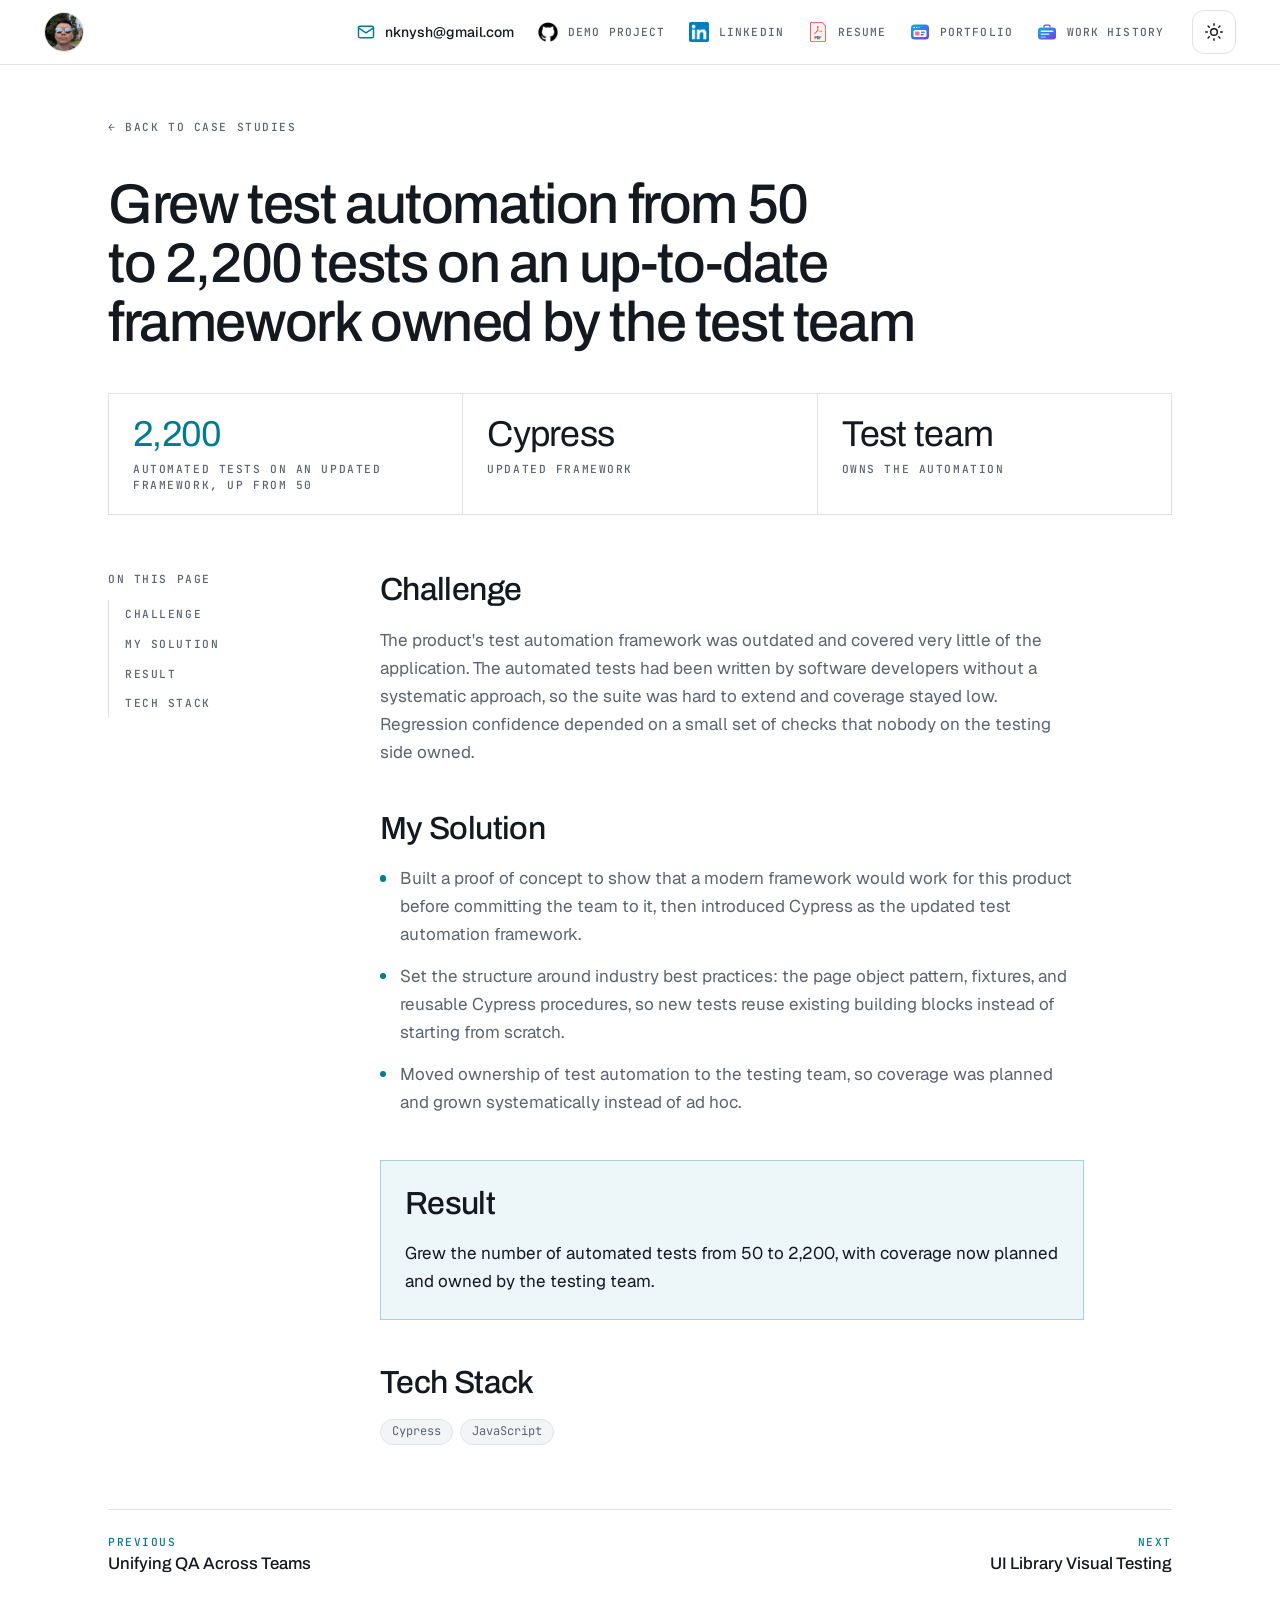
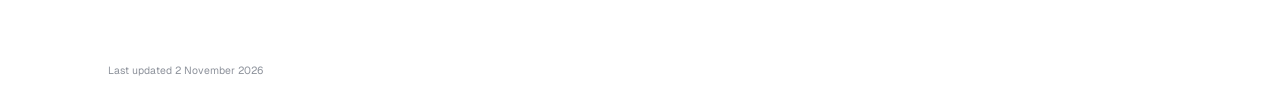
<file: docs/portfolio/automation-50-to-2200.html>
<!doctype html>
<html lang="en">
<head>
<meta charset="utf-8">
<meta name="viewport" content="width=device-width, initial-scale=1">
<title>Modernizing Test Automation | Mykyta Knysh</title>
<meta name="description" content="Grew test automation from 50 to 2,200 tests on an up-to-date framework owned by the test team.">
<meta name="author" content="Mykyta Knysh">
<link rel="canonical" href="https://nknysh.github.io/cv/portfolio/automation-50-to-2200.html">
<meta property="og:type" content="article">
<meta property="og:title" content="Modernizing Test Automation | Mykyta Knysh">
<meta property="og:description" content="Grew test automation from 50 to 2,200 tests on an up-to-date framework owned by the test team.">
<meta property="og:url" content="https://nknysh.github.io/cv/portfolio/automation-50-to-2200.html">
<meta name="twitter:card" content="summary">
<link rel="icon" href="../images/favicon.png" type="image/png">
<link rel="preconnect" href="https://fonts.googleapis.com">
<link rel="preconnect" href="https://fonts.gstatic.com" crossorigin>
<link rel="stylesheet" href="https://fonts.googleapis.com/css2?family=Archivo:ital,wght@0,400..800;1,400..600&family=Geist:wght@300..600&family=JetBrains+Mono:wght@400;500&display=swap">
<link rel="stylesheet" href="portfolio.css">
<script src="menu.js"></script>
<script data-goatcounter="https://nknysh.goatcounter.com/count" async src="https://gc.zgo.at/count.js"></script>
<script type="application/ld+json">
{
  "@context": "https://schema.org",
  "@type": "Article",
  "@id": "https://nknysh.github.io/cv/portfolio/automation-50-to-2200.html",
  "url": "https://nknysh.github.io/cv/portfolio/automation-50-to-2200.html",
  "mainEntityOfPage": "https://nknysh.github.io/cv/portfolio/automation-50-to-2200.html",
  "headline": "Grew test automation from 50 to 2,200 tests on an up-to-date framework owned by the test team",
  "description": "Grew test automation from 50 to 2,200 tests on an up-to-date framework owned by the test team.",
  "author": {
    "@type": "Person",
    "@id": "https://nknysh.github.io/cv/#person",
    "name": "Mykyta Knysh",
    "url": "https://nknysh.github.io/cv/"
  },
  "datePublished": "2026-11-01",
  "dateModified": "2026-11-02",
  "keywords": [
    "Cypress",
    "JavaScript"
  ],
  "isPartOf": {
    "@type": "CollectionPage",
    "@id": "https://nknysh.github.io/cv/portfolio/"
  }
}
</script>
</head>
<body>
<a class="skip" href="#content">Skip to content</a>
<header class="site-header">
  <div class="bar">
    <a class="brand" href="./" aria-label="Mykyta Knysh, portfolio overview"><img src="../images/avatar.jpg" alt="" width="40" height="40"></a>
    <div class="actions">
      <button class="icon-link framed theme-toggle" type="button" aria-label="Switch color theme" title="Switch color theme"><svg viewBox="0 0 24 24" width="20" height="20" fill="none" stroke="currentColor" stroke-width="1.75" stroke-linecap="round" stroke-linejoin="round" aria-hidden="true"><circle cx="12" cy="12" r="4"/><path d="M12 2v2M12 20v2M4.9 4.9l1.4 1.4M17.7 17.7l1.4 1.4M2 12h2M20 12h2M6.3 17.7l-1.4 1.4M19.1 4.9l-1.4 1.4"/></svg></button>
      <button class="icon-link menu-toggle" type="button" aria-label="Menu" aria-expanded="false" aria-controls="menu"><svg viewBox="0 0 24 24" width="20" height="20" fill="none" stroke="currentColor" stroke-width="1.75" stroke-linecap="round" stroke-linejoin="round" aria-hidden="true"><path d="M4 6h16M4 12h16M4 18h16"/></svg></button>
    </div>
    <nav id="menu" class="menu" aria-label="Links">
      <ul>
        <li class="menu-email"><a href="mailto:nknysh@gmail.com" title="Email nknysh@gmail.com"><svg viewBox="0 0 24 24" width="20" height="20" fill="none" stroke="currentColor" stroke-width="1.75" stroke-linecap="round" stroke-linejoin="round" aria-hidden="true"><rect x="3" y="5" width="18" height="14" rx="2"/><path d="m3 7 9 6 9-6"/></svg><span class="label">nknysh@gmail.com</span></a></li>
        <li><a href="https://github.com/nknysh/cmc-tests" target="_blank" rel="noopener" title="Demo project"><img src="../images/github.png" class="invert-dark" alt="" width="20" height="20"><span class="label">Demo project</span></a></li>
        <li><a href="https://www.linkedin.com/in/mykytaknysh/" target="_blank" rel="me noopener" title="LinkedIn"><img src="../images/linkedin.png" alt="" width="20" height="20"><span class="label">LinkedIn</span></a></li>
        <li><a href="../" title="Resume"><img src="../images/pdf.png" alt="" width="20" height="20"><span class="label">Resume</span></a></li>
        <li><a href="../portfolio/" title="Portfolio"><img src="../images/portfolio.svg" alt="" width="20" height="20"><span class="label">Portfolio</span></a></li>
        <li><a href="../work-history/" title="Work history"><img src="../images/work-history.svg" alt="" width="20" height="20"><span class="label">Work history</span></a></li>
      </ul>
    </nav>
  </div>
</header>
<main id="content">
  <article class="wrap narrow">
    <a class="back" href="./"><span aria-hidden="true">←</span> Back to case studies</a>
    <header class="case-header">
      <h1>Grew test automation from 50 to 2,200 tests on an up-to-date framework owned by the test team</h1>
    </header>
    <ul class="stats-grid">
      <li><span class="stat-value">2,200</span><span class="stat-label">automated tests on an updated framework, up from 50</span></li>
      <li><span class="stat-value">Cypress</span><span class="stat-label">updated framework</span></li>
      <li><span class="stat-value">Test team</span><span class="stat-label">owns the automation</span></li>
    </ul>
    <div class="case-body">
      <nav class="toc" aria-label="On this page">
        <p class="kicker">On this page</p>
        <ol>
          <li><a href="#challenge">Challenge</a></li>
          <li><a href="#solution">My Solution</a></li>
          <li><a href="#result">Result</a></li>
          <li><a href="#tech">Tech Stack</a></li>
        </ol>
      </nav>
      <div>
        <section class="block block-challenge" aria-labelledby="challenge">
          <h2 id="challenge">Challenge</h2>
          <p>The product's test automation framework was outdated and covered very little of the application. The automated tests had been written by software developers without a systematic approach, so the suite was hard to extend and coverage stayed low. Regression confidence depended on a small set of checks that nobody on the testing side owned.</p>
        </section>
        <section class="block block-solution" aria-labelledby="solution">
          <h2 id="solution">My Solution</h2>
          <ul class="steps">
            <li>Built a proof of concept to show that a modern framework would work for this product before committing the team to it, then introduced Cypress as the updated test automation framework.</li>
            <li>Set the structure around industry best practices: the page object pattern, fixtures, and reusable Cypress procedures, so new tests reuse existing building blocks instead of starting from scratch.</li>
            <li>Moved ownership of test automation to the testing team, so coverage was planned and grown systematically instead of ad hoc.</li>
          </ul>
        </section>
        <section class="block block-result" aria-labelledby="result">
          <h2 id="result">Result</h2>
          <p>grew the number of automated tests from 50 to 2,200, with coverage now planned and owned by the testing team.</p>
        </section>
        <section class="block block-tech" aria-labelledby="tech">
          <h2 id="tech">Tech Stack</h2>
          <ul class="tags">
            <li>Cypress</li>
            <li>JavaScript</li>
          </ul>
        </section>
      </div>
    </div>
    <nav class="pager" aria-label="Previous and next case">
      <a href="unified-qa-practices.html" rel="prev"><span class="kicker">Previous</span>Unifying QA Across Teams</a>
      <a href="ui-library-testing.html" rel="next"><span class="kicker">Next</span>UI Library Visual Testing</a>
    </nav>
  </article>
</main>
<footer class="wrap narrow page-updated"><p>Last updated <time datetime="2026-11-02">2 November 2026</time></p></footer>
</body>
</html>
</file>
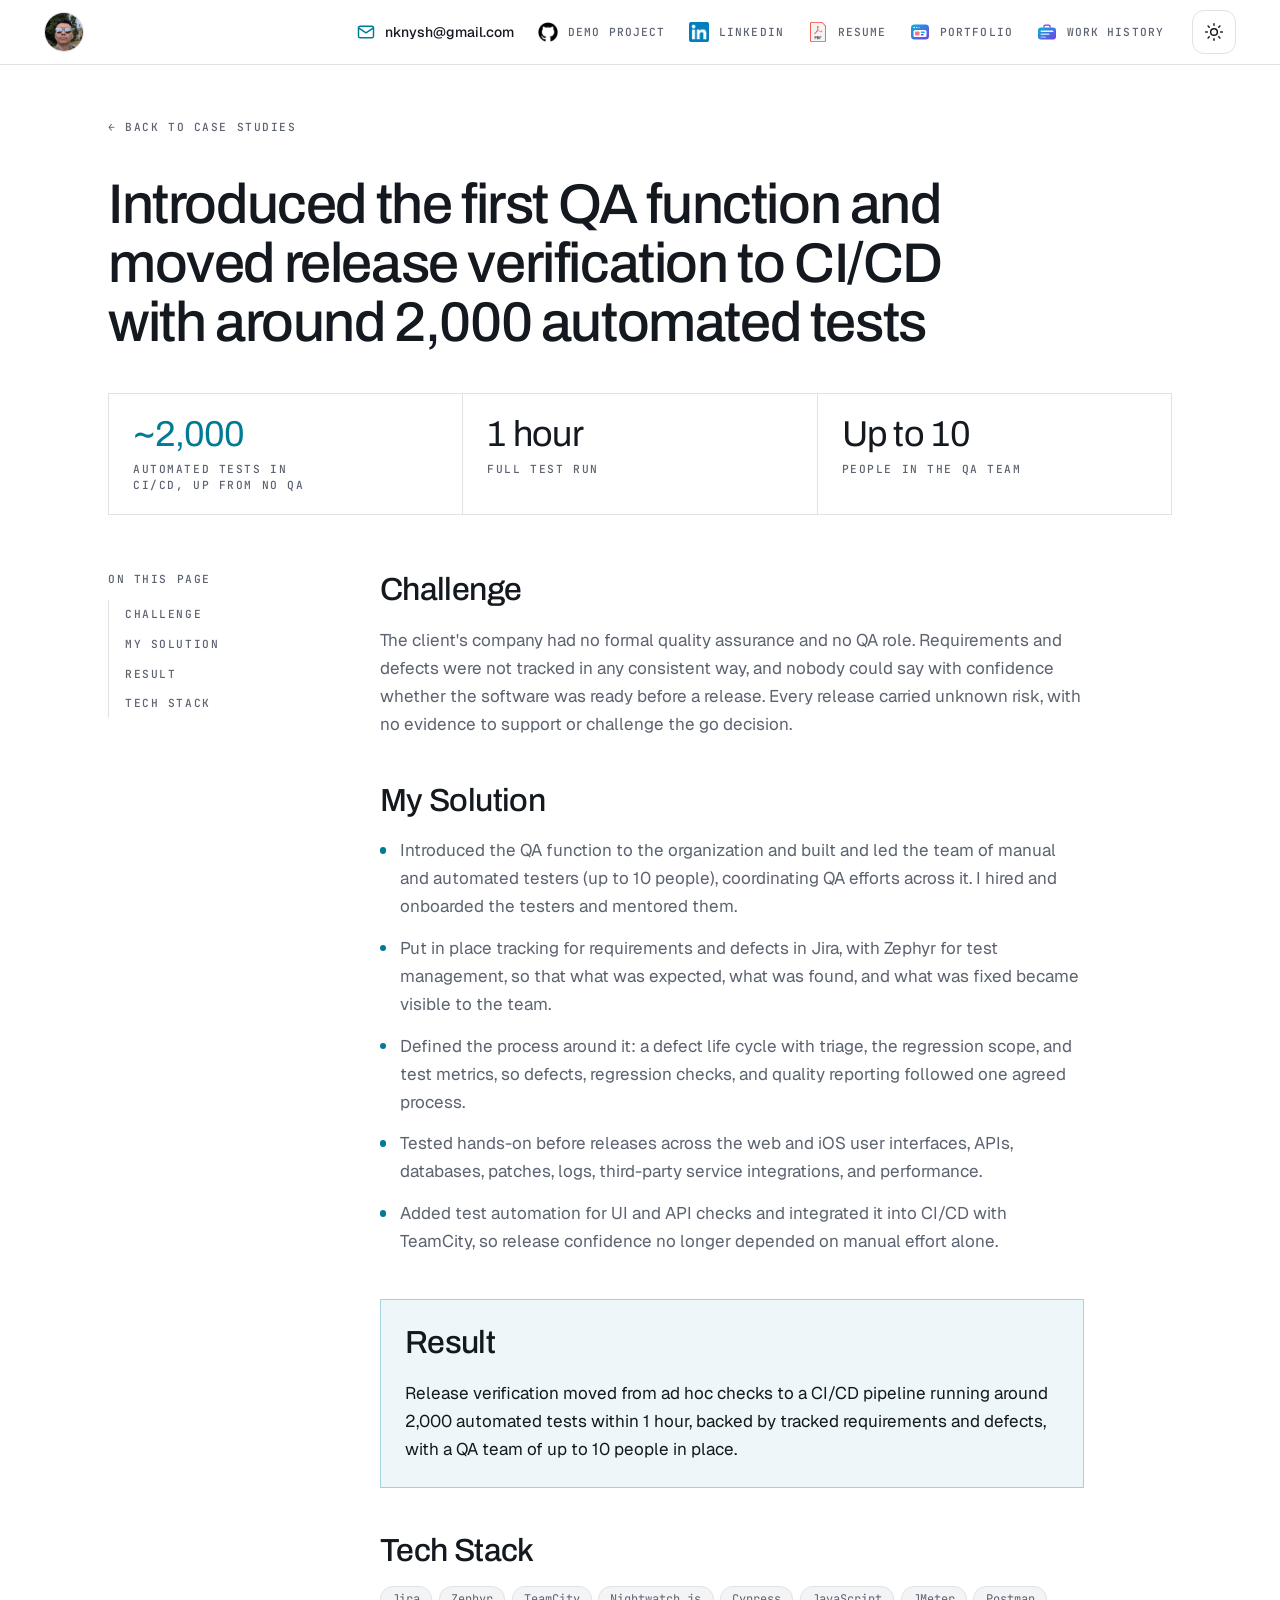
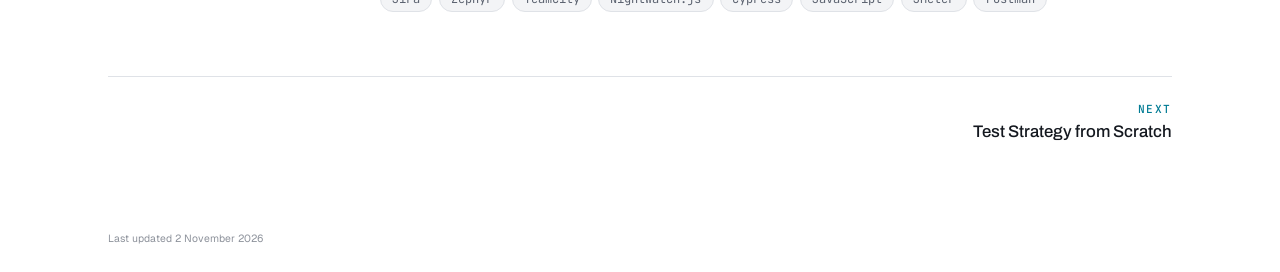
<file: docs/portfolio/first-qa-function.html>
<!doctype html>
<html lang="en">
<head>
<meta charset="utf-8">
<meta name="viewport" content="width=device-width, initial-scale=1">
<title>Introducing the QA Function | Mykyta Knysh</title>
<meta name="description" content="Introduced the first QA function and moved release verification to CI/CD with around 2,000 automated tests.">
<meta name="author" content="Mykyta Knysh">
<link rel="canonical" href="https://nknysh.github.io/cv/portfolio/first-qa-function.html">
<meta property="og:type" content="article">
<meta property="og:title" content="Introducing the QA Function | Mykyta Knysh">
<meta property="og:description" content="Introduced the first QA function and moved release verification to CI/CD with around 2,000 automated tests.">
<meta property="og:url" content="https://nknysh.github.io/cv/portfolio/first-qa-function.html">
<meta name="twitter:card" content="summary">
<link rel="icon" href="../images/favicon.png" type="image/png">
<link rel="preconnect" href="https://fonts.googleapis.com">
<link rel="preconnect" href="https://fonts.gstatic.com" crossorigin>
<link rel="stylesheet" href="https://fonts.googleapis.com/css2?family=Archivo:ital,wght@0,400..800;1,400..600&family=Geist:wght@300..600&family=JetBrains+Mono:wght@400;500&display=swap">
<link rel="stylesheet" href="portfolio.css">
<script src="menu.js"></script>
<script data-goatcounter="https://nknysh.goatcounter.com/count" async src="https://gc.zgo.at/count.js"></script>
<script type="application/ld+json">
{
  "@context": "https://schema.org",
  "@type": "Article",
  "@id": "https://nknysh.github.io/cv/portfolio/first-qa-function.html",
  "url": "https://nknysh.github.io/cv/portfolio/first-qa-function.html",
  "mainEntityOfPage": "https://nknysh.github.io/cv/portfolio/first-qa-function.html",
  "headline": "Introduced the first QA function and moved release verification to CI/CD with around 2,000 automated tests",
  "description": "Introduced the first QA function and moved release verification to CI/CD with around 2,000 automated tests.",
  "author": {
    "@type": "Person",
    "@id": "https://nknysh.github.io/cv/#person",
    "name": "Mykyta Knysh",
    "url": "https://nknysh.github.io/cv/"
  },
  "datePublished": "2026-11-01",
  "dateModified": "2026-11-02",
  "keywords": [
    "Jira",
    "Zephyr",
    "TeamCity",
    "Nightwatch.js",
    "Cypress",
    "JavaScript",
    "JMeter",
    "Postman"
  ],
  "isPartOf": {
    "@type": "CollectionPage",
    "@id": "https://nknysh.github.io/cv/portfolio/"
  }
}
</script>
</head>
<body>
<a class="skip" href="#content">Skip to content</a>
<header class="site-header">
  <div class="bar">
    <a class="brand" href="./" aria-label="Mykyta Knysh, portfolio overview"><img src="../images/avatar.jpg" alt="" width="40" height="40"></a>
    <div class="actions">
      <button class="icon-link framed theme-toggle" type="button" aria-label="Switch color theme" title="Switch color theme"><svg viewBox="0 0 24 24" width="20" height="20" fill="none" stroke="currentColor" stroke-width="1.75" stroke-linecap="round" stroke-linejoin="round" aria-hidden="true"><circle cx="12" cy="12" r="4"/><path d="M12 2v2M12 20v2M4.9 4.9l1.4 1.4M17.7 17.7l1.4 1.4M2 12h2M20 12h2M6.3 17.7l-1.4 1.4M19.1 4.9l-1.4 1.4"/></svg></button>
      <button class="icon-link menu-toggle" type="button" aria-label="Menu" aria-expanded="false" aria-controls="menu"><svg viewBox="0 0 24 24" width="20" height="20" fill="none" stroke="currentColor" stroke-width="1.75" stroke-linecap="round" stroke-linejoin="round" aria-hidden="true"><path d="M4 6h16M4 12h16M4 18h16"/></svg></button>
    </div>
    <nav id="menu" class="menu" aria-label="Links">
      <ul>
        <li class="menu-email"><a href="mailto:nknysh@gmail.com" title="Email nknysh@gmail.com"><svg viewBox="0 0 24 24" width="20" height="20" fill="none" stroke="currentColor" stroke-width="1.75" stroke-linecap="round" stroke-linejoin="round" aria-hidden="true"><rect x="3" y="5" width="18" height="14" rx="2"/><path d="m3 7 9 6 9-6"/></svg><span class="label">nknysh@gmail.com</span></a></li>
        <li><a href="https://github.com/nknysh/cmc-tests" target="_blank" rel="noopener" title="Demo project"><img src="../images/github.png" class="invert-dark" alt="" width="20" height="20"><span class="label">Demo project</span></a></li>
        <li><a href="https://www.linkedin.com/in/mykytaknysh/" target="_blank" rel="me noopener" title="LinkedIn"><img src="../images/linkedin.png" alt="" width="20" height="20"><span class="label">LinkedIn</span></a></li>
        <li><a href="../" title="Resume"><img src="../images/pdf.png" alt="" width="20" height="20"><span class="label">Resume</span></a></li>
        <li><a href="../portfolio/" title="Portfolio"><img src="../images/portfolio.svg" alt="" width="20" height="20"><span class="label">Portfolio</span></a></li>
        <li><a href="../work-history/" title="Work history"><img src="../images/work-history.svg" alt="" width="20" height="20"><span class="label">Work history</span></a></li>
      </ul>
    </nav>
  </div>
</header>
<main id="content">
  <article class="wrap narrow">
    <a class="back" href="./"><span aria-hidden="true">←</span> Back to case studies</a>
    <header class="case-header">
      <h1>Introduced the first QA function and moved release verification to CI/CD with around 2,000 automated tests</h1>
    </header>
    <ul class="stats-grid">
      <li><span class="stat-value">~2,000</span><span class="stat-label">automated tests in CI/CD, up from no QA</span></li>
      <li><span class="stat-value">1 hour</span><span class="stat-label">full test run</span></li>
      <li><span class="stat-value">Up to 10</span><span class="stat-label">people in the QA team</span></li>
    </ul>
    <div class="case-body">
      <nav class="toc" aria-label="On this page">
        <p class="kicker">On this page</p>
        <ol>
          <li><a href="#challenge">Challenge</a></li>
          <li><a href="#solution">My Solution</a></li>
          <li><a href="#result">Result</a></li>
          <li><a href="#tech">Tech Stack</a></li>
        </ol>
      </nav>
      <div>
        <section class="block block-challenge" aria-labelledby="challenge">
          <h2 id="challenge">Challenge</h2>
          <p>The client's company had no formal quality assurance and no QA role. Requirements and defects were not tracked in any consistent way, and nobody could say with confidence whether the software was ready before a release. Every release carried unknown risk, with no evidence to support or challenge the go decision.</p>
        </section>
        <section class="block block-solution" aria-labelledby="solution">
          <h2 id="solution">My Solution</h2>
          <ul class="steps">
            <li>Introduced the QA function to the organization and built and led the team of manual and automated testers (up to 10 people), coordinating QA efforts across it. I hired and onboarded the testers and mentored them.</li>
            <li>Put in place tracking for requirements and defects in Jira, with Zephyr for test management, so that what was expected, what was found, and what was fixed became visible to the team.</li>
            <li>Defined the process around it: a defect life cycle with triage, the regression scope, and test metrics, so defects, regression checks, and quality reporting followed one agreed process.</li>
            <li>Tested hands-on before releases across the web and iOS user interfaces, APIs, databases, patches, logs, third-party service integrations, and performance.</li>
            <li>Added test automation for UI and API checks and integrated it into CI/CD with TeamCity, so release confidence no longer depended on manual effort alone.</li>
          </ul>
        </section>
        <section class="block block-result" aria-labelledby="result">
          <h2 id="result">Result</h2>
          <p>release verification moved from ad hoc checks to a CI/CD pipeline running around 2,000 automated tests within 1 hour, backed by tracked requirements and defects, with a QA team of up to 10 people in place.</p>
        </section>
        <section class="block block-tech" aria-labelledby="tech">
          <h2 id="tech">Tech Stack</h2>
          <ul class="tags">
            <li>Jira</li>
            <li>Zephyr</li>
            <li>TeamCity</li>
            <li>Nightwatch.js</li>
            <li>Cypress</li>
            <li>JavaScript</li>
            <li>JMeter</li>
            <li>Postman</li>
          </ul>
        </section>
      </div>
    </div>
    <nav class="pager" aria-label="Previous and next case">
      <span></span>
      <a href="test-strategy-from-scratch.html" rel="next"><span class="kicker">Next</span>Test Strategy from Scratch</a>
    </nav>
  </article>
</main>
<footer class="wrap narrow page-updated"><p>Last updated <time datetime="2026-11-02">2 November 2026</time></p></footer>
</body>
</html>
</file>
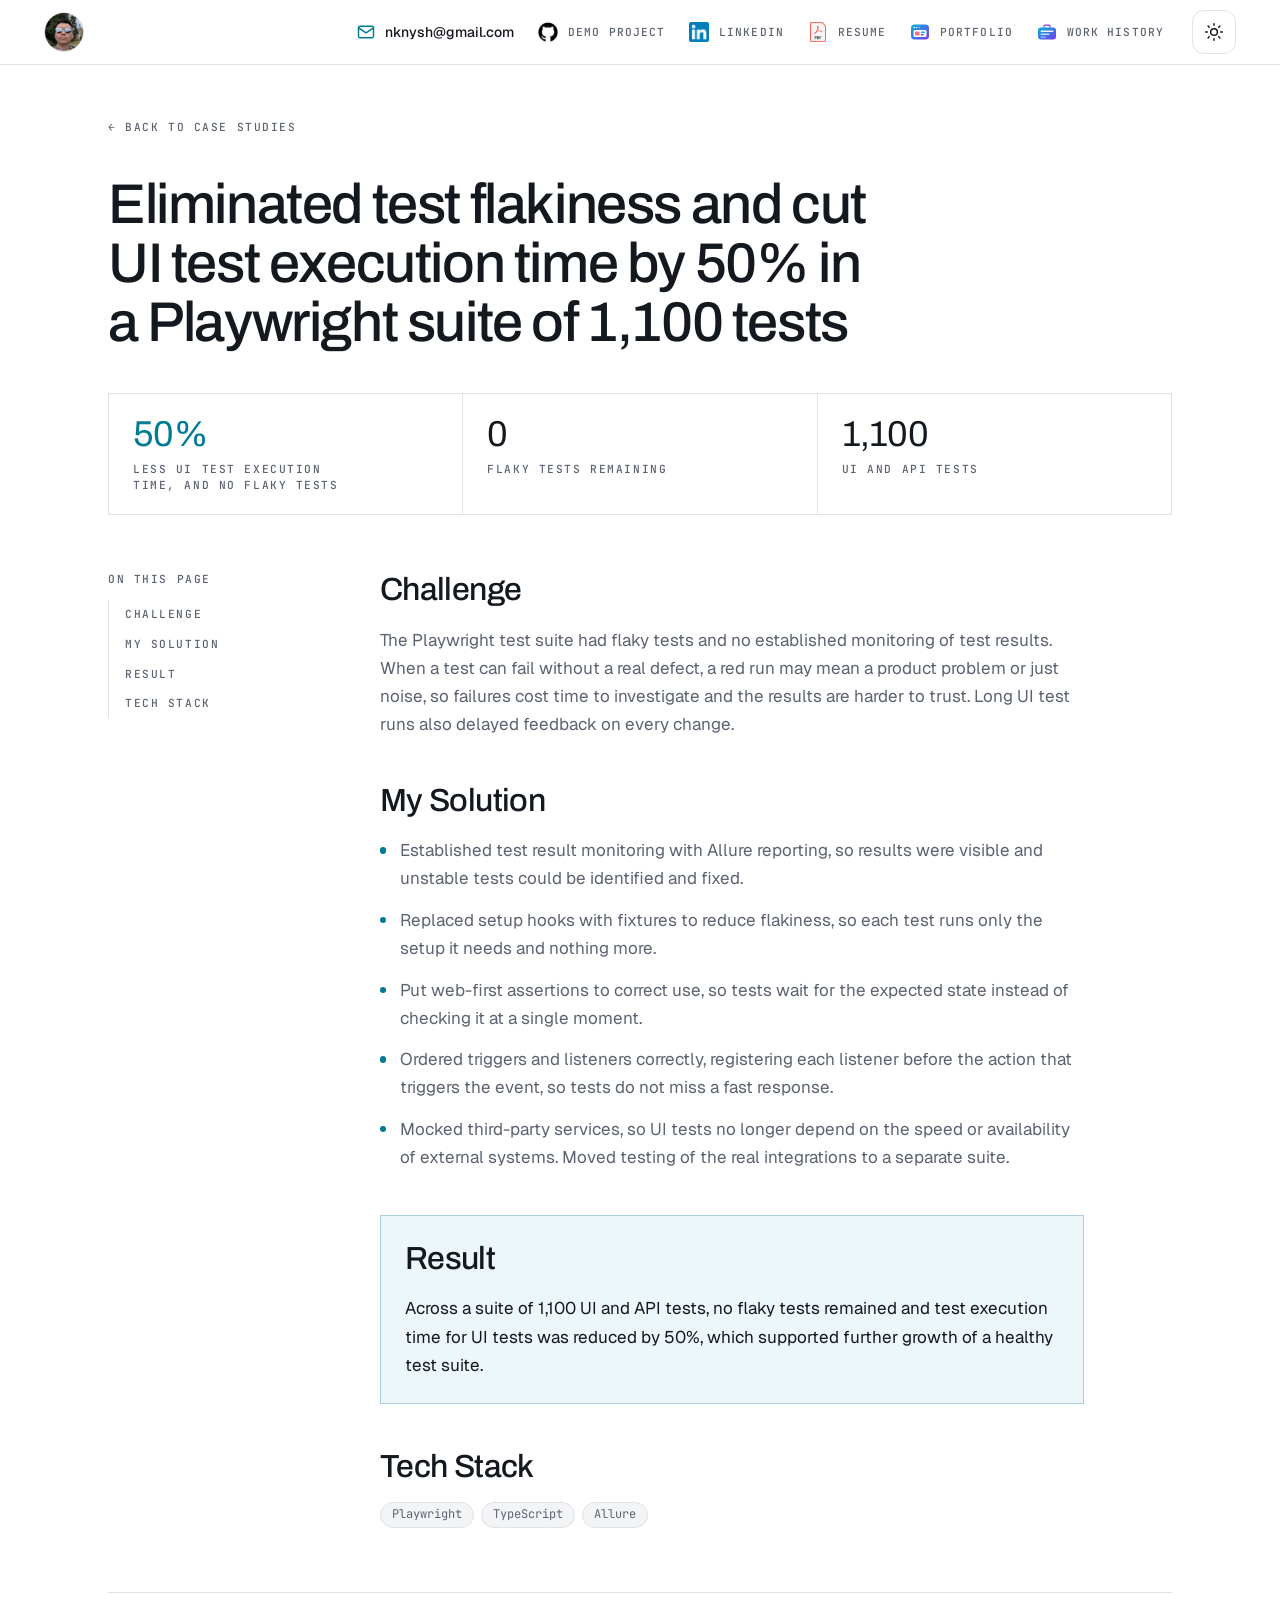
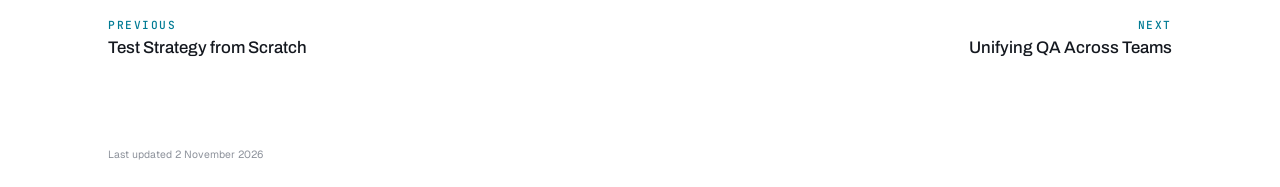
<file: docs/portfolio/playwright-suite-stability.html>
<!doctype html>
<html lang="en">
<head>
<meta charset="utf-8">
<meta name="viewport" content="width=device-width, initial-scale=1">
<title>Playwright Suite Stability | Mykyta Knysh</title>
<meta name="description" content="Eliminated test flakiness and cut UI test execution time by 50% in a Playwright suite of 1,100 tests.">
<meta name="author" content="Mykyta Knysh">
<link rel="canonical" href="https://nknysh.github.io/cv/portfolio/playwright-suite-stability.html">
<meta property="og:type" content="article">
<meta property="og:title" content="Playwright Suite Stability | Mykyta Knysh">
<meta property="og:description" content="Eliminated test flakiness and cut UI test execution time by 50% in a Playwright suite of 1,100 tests.">
<meta property="og:url" content="https://nknysh.github.io/cv/portfolio/playwright-suite-stability.html">
<meta name="twitter:card" content="summary">
<link rel="icon" href="../images/favicon.png" type="image/png">
<link rel="preconnect" href="https://fonts.googleapis.com">
<link rel="preconnect" href="https://fonts.gstatic.com" crossorigin>
<link rel="stylesheet" href="https://fonts.googleapis.com/css2?family=Archivo:ital,wght@0,400..800;1,400..600&family=Geist:wght@300..600&family=JetBrains+Mono:wght@400;500&display=swap">
<link rel="stylesheet" href="portfolio.css">
<script src="menu.js"></script>
<script data-goatcounter="https://nknysh.goatcounter.com/count" async src="https://gc.zgo.at/count.js"></script>
<script type="application/ld+json">
{
  "@context": "https://schema.org",
  "@type": "Article",
  "@id": "https://nknysh.github.io/cv/portfolio/playwright-suite-stability.html",
  "url": "https://nknysh.github.io/cv/portfolio/playwright-suite-stability.html",
  "mainEntityOfPage": "https://nknysh.github.io/cv/portfolio/playwright-suite-stability.html",
  "headline": "Eliminated test flakiness and cut UI test execution time by 50% in a Playwright suite of 1,100 tests",
  "description": "Eliminated test flakiness and cut UI test execution time by 50% in a Playwright suite of 1,100 tests.",
  "author": {
    "@type": "Person",
    "@id": "https://nknysh.github.io/cv/#person",
    "name": "Mykyta Knysh",
    "url": "https://nknysh.github.io/cv/"
  },
  "datePublished": "2026-11-02",
  "dateModified": "2026-11-02",
  "keywords": [
    "Playwright",
    "TypeScript",
    "Allure"
  ],
  "isPartOf": {
    "@type": "CollectionPage",
    "@id": "https://nknysh.github.io/cv/portfolio/"
  }
}
</script>
</head>
<body>
<a class="skip" href="#content">Skip to content</a>
<header class="site-header">
  <div class="bar">
    <a class="brand" href="./" aria-label="Mykyta Knysh, portfolio overview"><img src="../images/avatar.jpg" alt="" width="40" height="40"></a>
    <div class="actions">
      <button class="icon-link framed theme-toggle" type="button" aria-label="Switch color theme" title="Switch color theme"><svg viewBox="0 0 24 24" width="20" height="20" fill="none" stroke="currentColor" stroke-width="1.75" stroke-linecap="round" stroke-linejoin="round" aria-hidden="true"><circle cx="12" cy="12" r="4"/><path d="M12 2v2M12 20v2M4.9 4.9l1.4 1.4M17.7 17.7l1.4 1.4M2 12h2M20 12h2M6.3 17.7l-1.4 1.4M19.1 4.9l-1.4 1.4"/></svg></button>
      <button class="icon-link menu-toggle" type="button" aria-label="Menu" aria-expanded="false" aria-controls="menu"><svg viewBox="0 0 24 24" width="20" height="20" fill="none" stroke="currentColor" stroke-width="1.75" stroke-linecap="round" stroke-linejoin="round" aria-hidden="true"><path d="M4 6h16M4 12h16M4 18h16"/></svg></button>
    </div>
    <nav id="menu" class="menu" aria-label="Links">
      <ul>
        <li class="menu-email"><a href="mailto:nknysh@gmail.com" title="Email nknysh@gmail.com"><svg viewBox="0 0 24 24" width="20" height="20" fill="none" stroke="currentColor" stroke-width="1.75" stroke-linecap="round" stroke-linejoin="round" aria-hidden="true"><rect x="3" y="5" width="18" height="14" rx="2"/><path d="m3 7 9 6 9-6"/></svg><span class="label">nknysh@gmail.com</span></a></li>
        <li><a href="https://github.com/nknysh/cmc-tests" target="_blank" rel="noopener" title="Demo project"><img src="../images/github.png" class="invert-dark" alt="" width="20" height="20"><span class="label">Demo project</span></a></li>
        <li><a href="https://www.linkedin.com/in/mykytaknysh/" target="_blank" rel="me noopener" title="LinkedIn"><img src="../images/linkedin.png" alt="" width="20" height="20"><span class="label">LinkedIn</span></a></li>
        <li><a href="../" title="Resume"><img src="../images/pdf.png" alt="" width="20" height="20"><span class="label">Resume</span></a></li>
        <li><a href="../portfolio/" title="Portfolio"><img src="../images/portfolio.svg" alt="" width="20" height="20"><span class="label">Portfolio</span></a></li>
        <li><a href="../work-history/" title="Work history"><img src="../images/work-history.svg" alt="" width="20" height="20"><span class="label">Work history</span></a></li>
      </ul>
    </nav>
  </div>
</header>
<main id="content">
  <article class="wrap narrow">
    <a class="back" href="./"><span aria-hidden="true">←</span> Back to case studies</a>
    <header class="case-header">
      <h1>Eliminated test flakiness and cut UI test execution time by 50% in a Playwright suite of 1,100 tests</h1>
    </header>
    <ul class="stats-grid">
      <li><span class="stat-value">50%</span><span class="stat-label">less UI test execution time, and no flaky tests</span></li>
      <li><span class="stat-value">0</span><span class="stat-label">flaky tests remaining</span></li>
      <li><span class="stat-value">1,100</span><span class="stat-label">UI and API tests</span></li>
    </ul>
    <div class="case-body">
      <nav class="toc" aria-label="On this page">
        <p class="kicker">On this page</p>
        <ol>
          <li><a href="#challenge">Challenge</a></li>
          <li><a href="#solution">My Solution</a></li>
          <li><a href="#result">Result</a></li>
          <li><a href="#tech">Tech Stack</a></li>
        </ol>
      </nav>
      <div>
        <section class="block block-challenge" aria-labelledby="challenge">
          <h2 id="challenge">Challenge</h2>
          <p>The Playwright test suite had flaky tests and no established monitoring of test results. When a test can fail without a real defect, a red run may mean a product problem or just noise, so failures cost time to investigate and the results are harder to trust. Long UI test runs also delayed feedback on every change.</p>
        </section>
        <section class="block block-solution" aria-labelledby="solution">
          <h2 id="solution">My Solution</h2>
          <ul class="steps">
            <li>Established test result monitoring with Allure reporting, so results were visible and unstable tests could be identified and fixed.</li>
            <li>Replaced setup hooks with fixtures to reduce flakiness, so each test runs only the setup it needs and nothing more.</li>
            <li>Put web-first assertions to correct use, so tests wait for the expected state instead of checking it at a single moment.</li>
            <li>Ordered triggers and listeners correctly, registering each listener before the action that triggers the event, so tests do not miss a fast response.</li>
            <li>Mocked third-party services, so UI tests no longer depend on the speed or availability of external systems. Moved testing of the real integrations to a separate suite.</li>
          </ul>
        </section>
        <section class="block block-result" aria-labelledby="result">
          <h2 id="result">Result</h2>
          <p>across a suite of 1,100 UI and API tests, no flaky tests remained and test execution time for UI tests was reduced by 50%, which supported further growth of a healthy test suite.</p>
        </section>
        <section class="block block-tech" aria-labelledby="tech">
          <h2 id="tech">Tech Stack</h2>
          <ul class="tags">
            <li>Playwright</li>
            <li>TypeScript</li>
            <li>Allure</li>
          </ul>
        </section>
      </div>
    </div>
    <nav class="pager" aria-label="Previous and next case">
      <a href="test-strategy-from-scratch.html" rel="prev"><span class="kicker">Previous</span>Test Strategy from Scratch</a>
      <a href="unified-qa-practices.html" rel="next"><span class="kicker">Next</span>Unifying QA Across Teams</a>
    </nav>
  </article>
</main>
<footer class="wrap narrow page-updated"><p>Last updated <time datetime="2026-11-02">2 November 2026</time></p></footer>
</body>
</html>
</file>
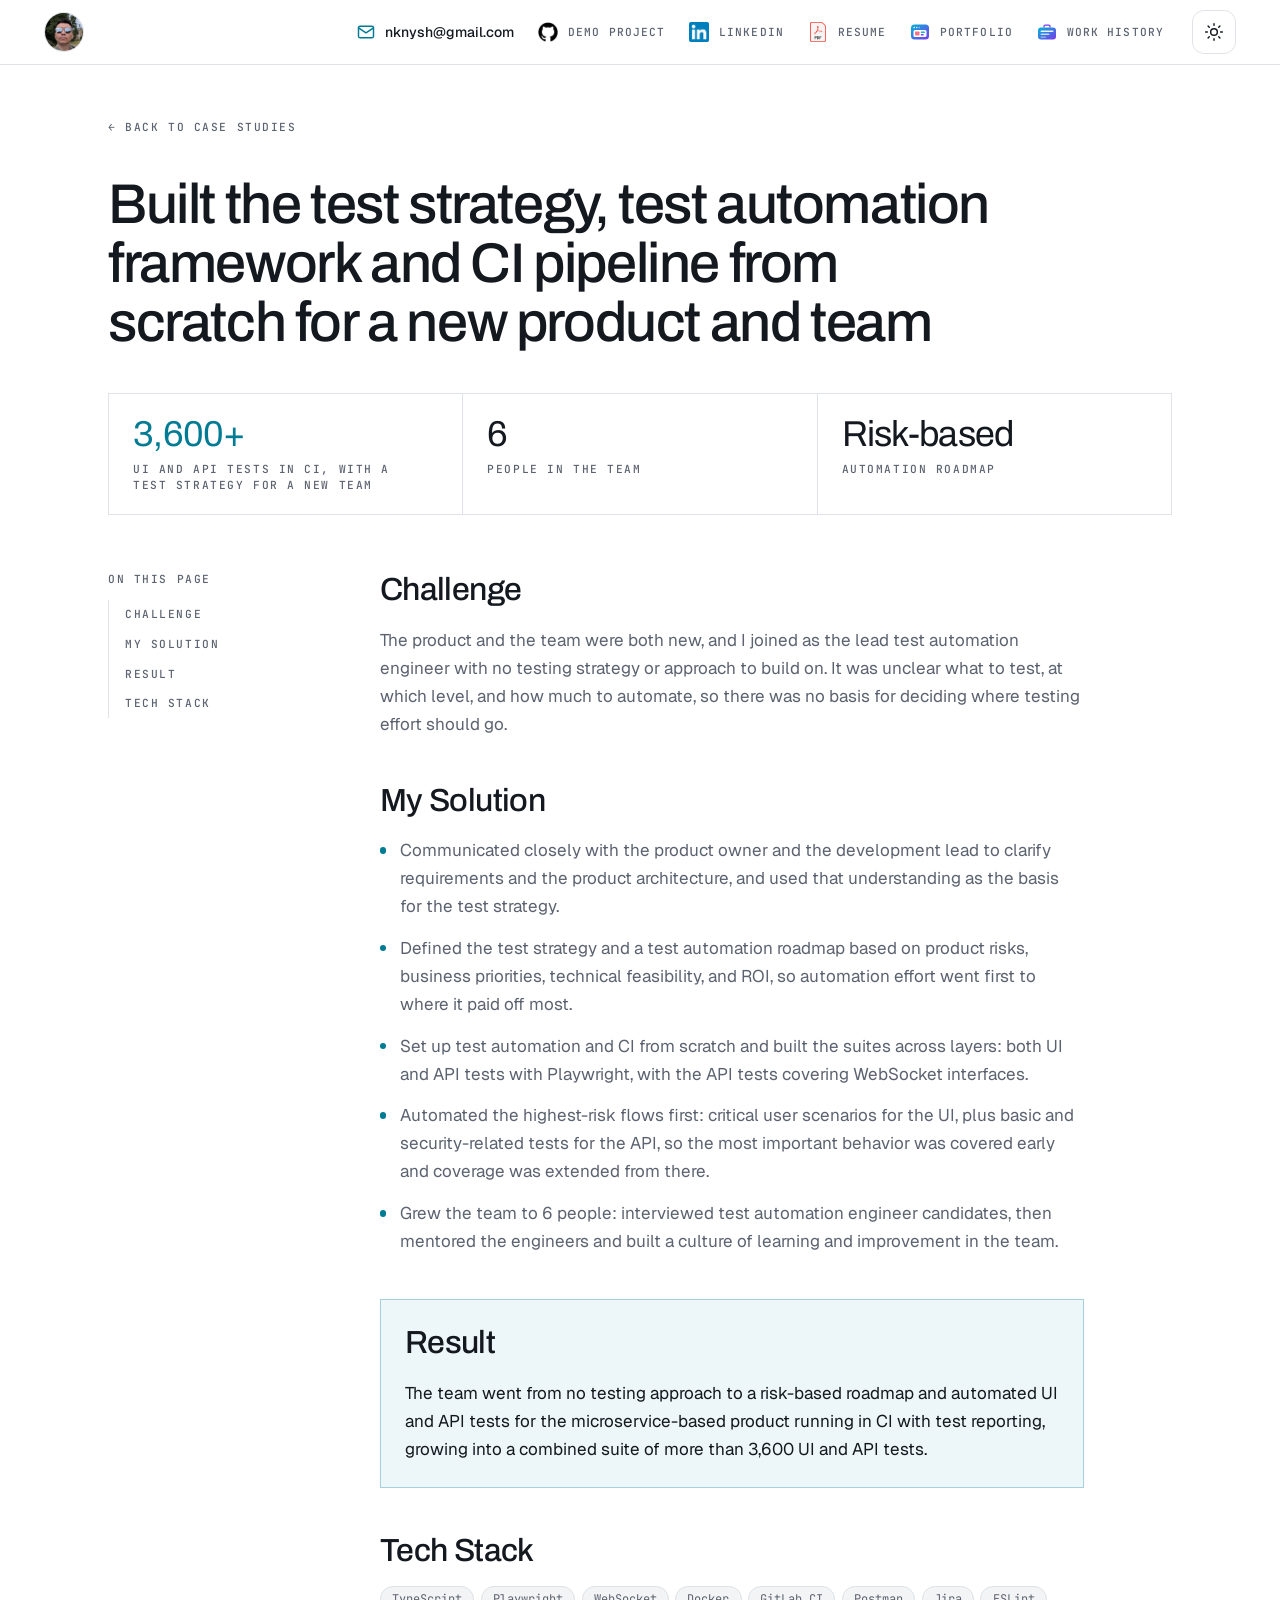
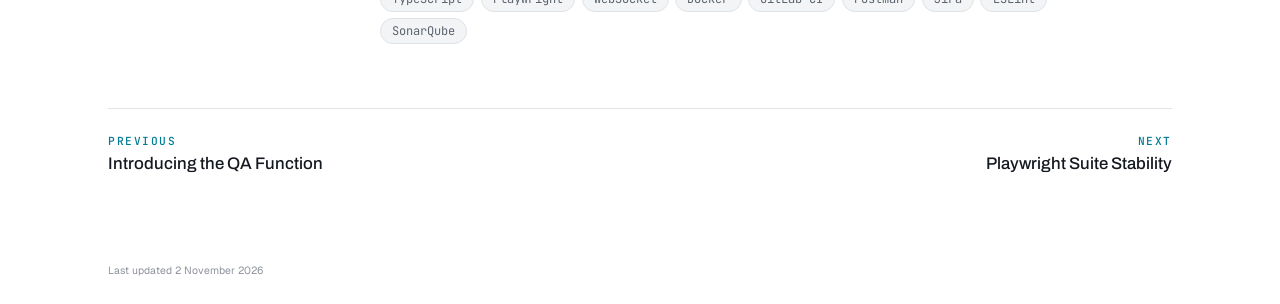
<file: docs/portfolio/test-strategy-from-scratch.html>
<!doctype html>
<html lang="en">
<head>
<meta charset="utf-8">
<meta name="viewport" content="width=device-width, initial-scale=1">
<title>Test Strategy from Scratch | Mykyta Knysh</title>
<meta name="description" content="Built the test strategy, test automation framework and CI pipeline from scratch for a new product and team.">
<meta name="author" content="Mykyta Knysh">
<link rel="canonical" href="https://nknysh.github.io/cv/portfolio/test-strategy-from-scratch.html">
<meta property="og:type" content="article">
<meta property="og:title" content="Test Strategy from Scratch | Mykyta Knysh">
<meta property="og:description" content="Built the test strategy, test automation framework and CI pipeline from scratch for a new product and team.">
<meta property="og:url" content="https://nknysh.github.io/cv/portfolio/test-strategy-from-scratch.html">
<meta name="twitter:card" content="summary">
<link rel="icon" href="../images/favicon.png" type="image/png">
<link rel="preconnect" href="https://fonts.googleapis.com">
<link rel="preconnect" href="https://fonts.gstatic.com" crossorigin>
<link rel="stylesheet" href="https://fonts.googleapis.com/css2?family=Archivo:ital,wght@0,400..800;1,400..600&family=Geist:wght@300..600&family=JetBrains+Mono:wght@400;500&display=swap">
<link rel="stylesheet" href="portfolio.css">
<script src="menu.js"></script>
<script data-goatcounter="https://nknysh.goatcounter.com/count" async src="https://gc.zgo.at/count.js"></script>
<script type="application/ld+json">
{
  "@context": "https://schema.org",
  "@type": "Article",
  "@id": "https://nknysh.github.io/cv/portfolio/test-strategy-from-scratch.html",
  "url": "https://nknysh.github.io/cv/portfolio/test-strategy-from-scratch.html",
  "mainEntityOfPage": "https://nknysh.github.io/cv/portfolio/test-strategy-from-scratch.html",
  "headline": "Built the test strategy, test automation framework and CI pipeline from scratch for a new product and team",
  "description": "Built the test strategy, test automation framework and CI pipeline from scratch for a new product and team.",
  "author": {
    "@type": "Person",
    "@id": "https://nknysh.github.io/cv/#person",
    "name": "Mykyta Knysh",
    "url": "https://nknysh.github.io/cv/"
  },
  "datePublished": "2026-11-01",
  "dateModified": "2026-11-02",
  "keywords": [
    "TypeScript",
    "Playwright",
    "WebSocket",
    "Docker",
    "GitLab CI",
    "Postman",
    "Jira",
    "ESLint",
    "SonarQube"
  ],
  "isPartOf": {
    "@type": "CollectionPage",
    "@id": "https://nknysh.github.io/cv/portfolio/"
  }
}
</script>
</head>
<body>
<a class="skip" href="#content">Skip to content</a>
<header class="site-header">
  <div class="bar">
    <a class="brand" href="./" aria-label="Mykyta Knysh, portfolio overview"><img src="../images/avatar.jpg" alt="" width="40" height="40"></a>
    <div class="actions">
      <button class="icon-link framed theme-toggle" type="button" aria-label="Switch color theme" title="Switch color theme"><svg viewBox="0 0 24 24" width="20" height="20" fill="none" stroke="currentColor" stroke-width="1.75" stroke-linecap="round" stroke-linejoin="round" aria-hidden="true"><circle cx="12" cy="12" r="4"/><path d="M12 2v2M12 20v2M4.9 4.9l1.4 1.4M17.7 17.7l1.4 1.4M2 12h2M20 12h2M6.3 17.7l-1.4 1.4M19.1 4.9l-1.4 1.4"/></svg></button>
      <button class="icon-link menu-toggle" type="button" aria-label="Menu" aria-expanded="false" aria-controls="menu"><svg viewBox="0 0 24 24" width="20" height="20" fill="none" stroke="currentColor" stroke-width="1.75" stroke-linecap="round" stroke-linejoin="round" aria-hidden="true"><path d="M4 6h16M4 12h16M4 18h16"/></svg></button>
    </div>
    <nav id="menu" class="menu" aria-label="Links">
      <ul>
        <li class="menu-email"><a href="mailto:nknysh@gmail.com" title="Email nknysh@gmail.com"><svg viewBox="0 0 24 24" width="20" height="20" fill="none" stroke="currentColor" stroke-width="1.75" stroke-linecap="round" stroke-linejoin="round" aria-hidden="true"><rect x="3" y="5" width="18" height="14" rx="2"/><path d="m3 7 9 6 9-6"/></svg><span class="label">nknysh@gmail.com</span></a></li>
        <li><a href="https://github.com/nknysh/cmc-tests" target="_blank" rel="noopener" title="Demo project"><img src="../images/github.png" class="invert-dark" alt="" width="20" height="20"><span class="label">Demo project</span></a></li>
        <li><a href="https://www.linkedin.com/in/mykytaknysh/" target="_blank" rel="me noopener" title="LinkedIn"><img src="../images/linkedin.png" alt="" width="20" height="20"><span class="label">LinkedIn</span></a></li>
        <li><a href="../" title="Resume"><img src="../images/pdf.png" alt="" width="20" height="20"><span class="label">Resume</span></a></li>
        <li><a href="../portfolio/" title="Portfolio"><img src="../images/portfolio.svg" alt="" width="20" height="20"><span class="label">Portfolio</span></a></li>
        <li><a href="../work-history/" title="Work history"><img src="../images/work-history.svg" alt="" width="20" height="20"><span class="label">Work history</span></a></li>
      </ul>
    </nav>
  </div>
</header>
<main id="content">
  <article class="wrap narrow">
    <a class="back" href="./"><span aria-hidden="true">←</span> Back to case studies</a>
    <header class="case-header">
      <h1>Built the test strategy, test automation framework and CI pipeline from scratch for a new product and team</h1>
    </header>
    <ul class="stats-grid">
      <li><span class="stat-value">3,600+</span><span class="stat-label">UI and API tests in CI, with a test strategy for a new team</span></li>
      <li><span class="stat-value">6</span><span class="stat-label">people in the team</span></li>
      <li><span class="stat-value">Risk-based</span><span class="stat-label">automation roadmap</span></li>
    </ul>
    <div class="case-body">
      <nav class="toc" aria-label="On this page">
        <p class="kicker">On this page</p>
        <ol>
          <li><a href="#challenge">Challenge</a></li>
          <li><a href="#solution">My Solution</a></li>
          <li><a href="#result">Result</a></li>
          <li><a href="#tech">Tech Stack</a></li>
        </ol>
      </nav>
      <div>
        <section class="block block-challenge" aria-labelledby="challenge">
          <h2 id="challenge">Challenge</h2>
          <p>The product and the team were both new, and I joined as the lead test automation engineer with no testing strategy or approach to build on. It was unclear what to test, at which level, and how much to automate, so there was no basis for deciding where testing effort should go.</p>
        </section>
        <section class="block block-solution" aria-labelledby="solution">
          <h2 id="solution">My Solution</h2>
          <ul class="steps">
            <li>Communicated closely with the product owner and the development lead to clarify requirements and the product architecture, and used that understanding as the basis for the test strategy.</li>
            <li>Defined the test strategy and a test automation roadmap based on product risks, business priorities, technical feasibility, and ROI, so automation effort went first to where it paid off most.</li>
            <li>Set up test automation and CI from scratch and built the suites across layers: both UI and API tests with Playwright, with the API tests covering WebSocket interfaces.</li>
            <li>Automated the highest-risk flows first: critical user scenarios for the UI, plus basic and security-related tests for the API, so the most important behavior was covered early and coverage was extended from there.</li>
            <li>Grew the team to 6 people: interviewed test automation engineer candidates, then mentored the engineers and built a culture of learning and improvement in the team.</li>
          </ul>
        </section>
        <section class="block block-result" aria-labelledby="result">
          <h2 id="result">Result</h2>
          <p>the team went from no testing approach to a risk-based roadmap and automated UI and API tests for the microservice-based product running in CI with test reporting, growing into a combined suite of more than 3,600 UI and API tests.</p>
        </section>
        <section class="block block-tech" aria-labelledby="tech">
          <h2 id="tech">Tech Stack</h2>
          <ul class="tags">
            <li>TypeScript</li>
            <li>Playwright</li>
            <li>WebSocket</li>
            <li>Docker</li>
            <li>GitLab CI</li>
            <li>Postman</li>
            <li>Jira</li>
            <li>ESLint</li>
            <li>SonarQube</li>
          </ul>
        </section>
      </div>
    </div>
    <nav class="pager" aria-label="Previous and next case">
      <a href="first-qa-function.html" rel="prev"><span class="kicker">Previous</span>Introducing the QA Function</a>
      <a href="playwright-suite-stability.html" rel="next"><span class="kicker">Next</span>Playwright Suite Stability</a>
    </nav>
  </article>
</main>
<footer class="wrap narrow page-updated"><p>Last updated <time datetime="2026-11-02">2 November 2026</time></p></footer>
</body>
</html>
</file>
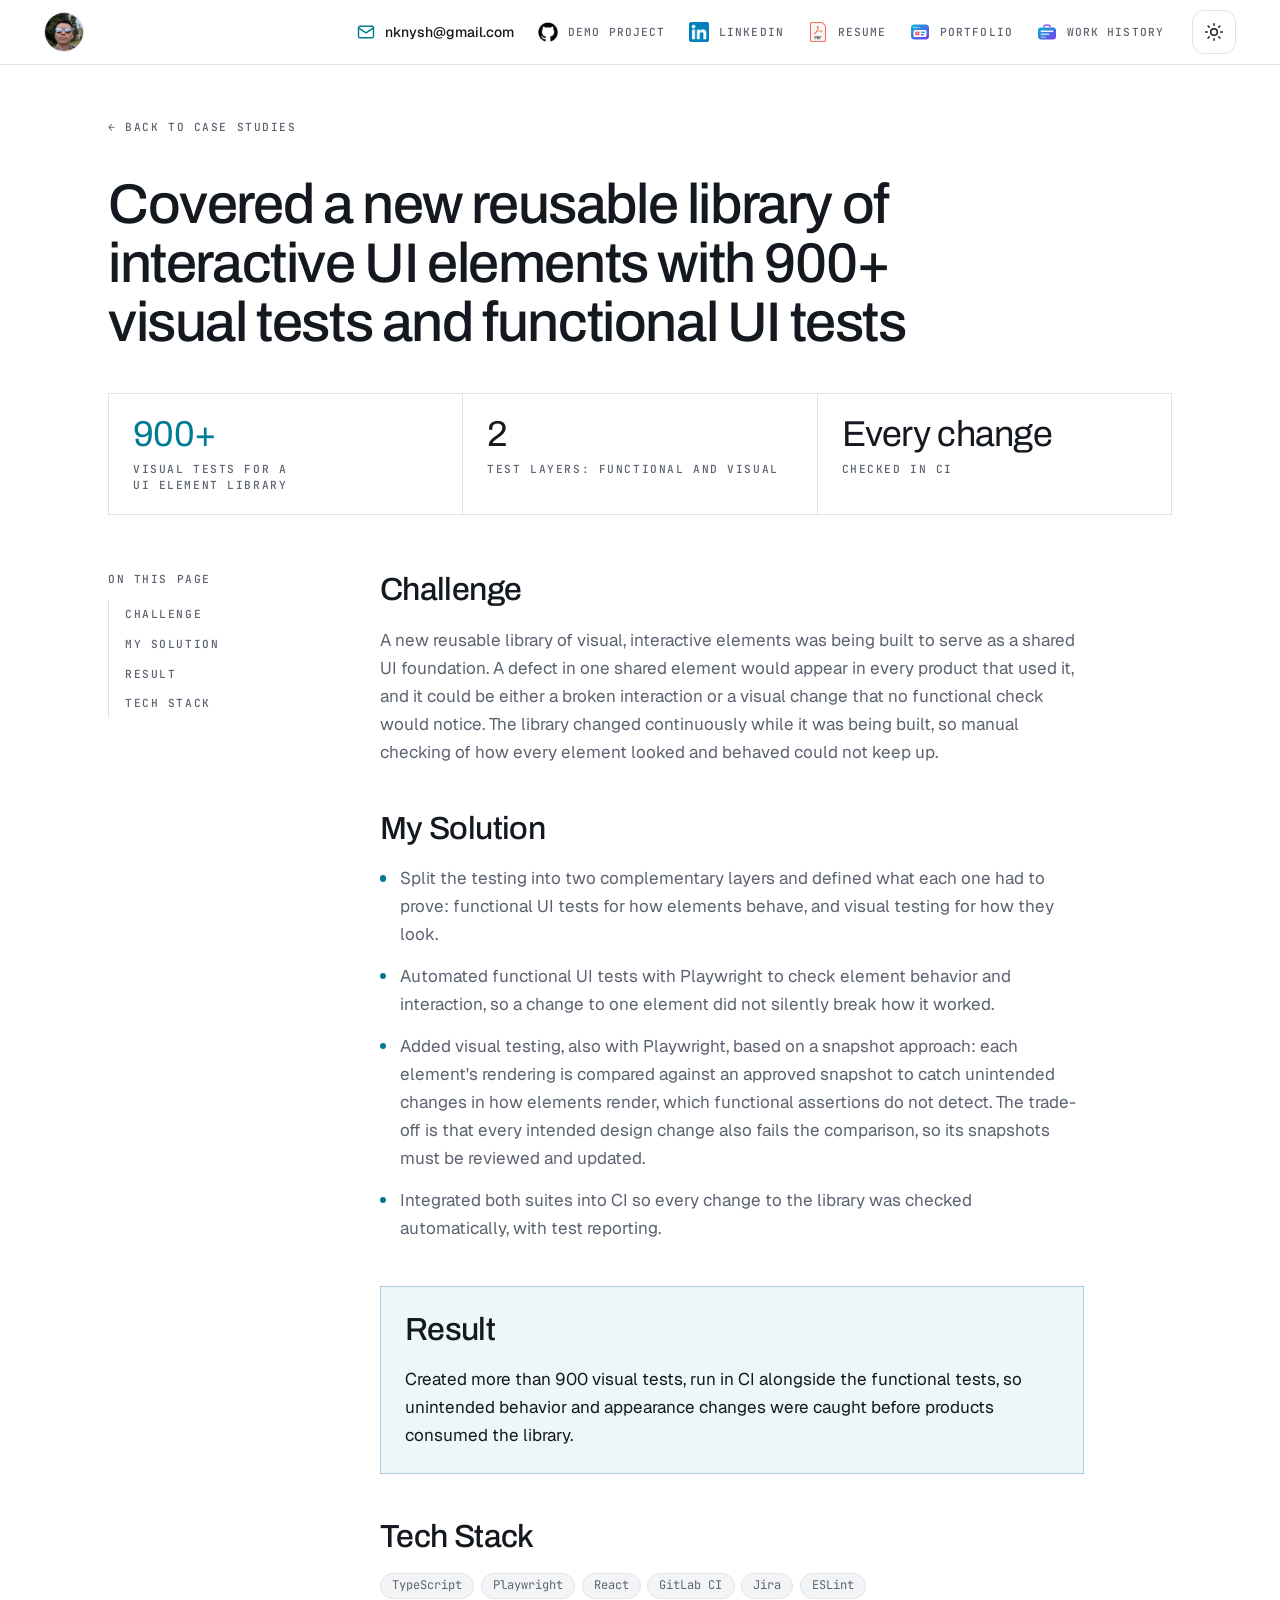
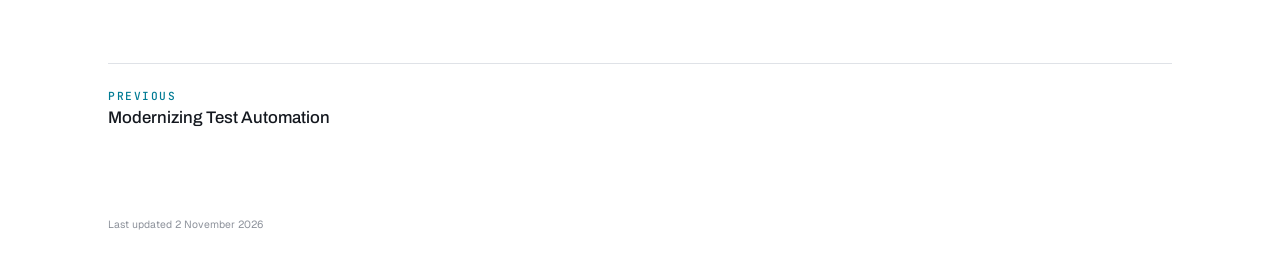
<file: docs/portfolio/ui-library-testing.html>
<!doctype html>
<html lang="en">
<head>
<meta charset="utf-8">
<meta name="viewport" content="width=device-width, initial-scale=1">
<title>UI Library Visual Testing | Mykyta Knysh</title>
<meta name="description" content="Covered a new reusable library of interactive UI elements with 900+ visual tests and functional UI tests.">
<meta name="author" content="Mykyta Knysh">
<link rel="canonical" href="https://nknysh.github.io/cv/portfolio/ui-library-testing.html">
<meta property="og:type" content="article">
<meta property="og:title" content="UI Library Visual Testing | Mykyta Knysh">
<meta property="og:description" content="Covered a new reusable library of interactive UI elements with 900+ visual tests and functional UI tests.">
<meta property="og:url" content="https://nknysh.github.io/cv/portfolio/ui-library-testing.html">
<meta name="twitter:card" content="summary">
<link rel="icon" href="../images/favicon.png" type="image/png">
<link rel="preconnect" href="https://fonts.googleapis.com">
<link rel="preconnect" href="https://fonts.gstatic.com" crossorigin>
<link rel="stylesheet" href="https://fonts.googleapis.com/css2?family=Archivo:ital,wght@0,400..800;1,400..600&family=Geist:wght@300..600&family=JetBrains+Mono:wght@400;500&display=swap">
<link rel="stylesheet" href="portfolio.css">
<script src="menu.js"></script>
<script data-goatcounter="https://nknysh.goatcounter.com/count" async src="https://gc.zgo.at/count.js"></script>
<script type="application/ld+json">
{
  "@context": "https://schema.org",
  "@type": "Article",
  "@id": "https://nknysh.github.io/cv/portfolio/ui-library-testing.html",
  "url": "https://nknysh.github.io/cv/portfolio/ui-library-testing.html",
  "mainEntityOfPage": "https://nknysh.github.io/cv/portfolio/ui-library-testing.html",
  "headline": "Covered a new reusable library of interactive UI elements with 900+ visual tests and functional UI tests",
  "description": "Covered a new reusable library of interactive UI elements with 900+ visual tests and functional UI tests.",
  "author": {
    "@type": "Person",
    "@id": "https://nknysh.github.io/cv/#person",
    "name": "Mykyta Knysh",
    "url": "https://nknysh.github.io/cv/"
  },
  "datePublished": "2026-11-01",
  "dateModified": "2026-11-02",
  "keywords": [
    "TypeScript",
    "Playwright",
    "React",
    "GitLab CI",
    "Jira",
    "ESLint"
  ],
  "isPartOf": {
    "@type": "CollectionPage",
    "@id": "https://nknysh.github.io/cv/portfolio/"
  }
}
</script>
</head>
<body>
<a class="skip" href="#content">Skip to content</a>
<header class="site-header">
  <div class="bar">
    <a class="brand" href="./" aria-label="Mykyta Knysh, portfolio overview"><img src="../images/avatar.jpg" alt="" width="40" height="40"></a>
    <div class="actions">
      <button class="icon-link framed theme-toggle" type="button" aria-label="Switch color theme" title="Switch color theme"><svg viewBox="0 0 24 24" width="20" height="20" fill="none" stroke="currentColor" stroke-width="1.75" stroke-linecap="round" stroke-linejoin="round" aria-hidden="true"><circle cx="12" cy="12" r="4"/><path d="M12 2v2M12 20v2M4.9 4.9l1.4 1.4M17.7 17.7l1.4 1.4M2 12h2M20 12h2M6.3 17.7l-1.4 1.4M19.1 4.9l-1.4 1.4"/></svg></button>
      <button class="icon-link menu-toggle" type="button" aria-label="Menu" aria-expanded="false" aria-controls="menu"><svg viewBox="0 0 24 24" width="20" height="20" fill="none" stroke="currentColor" stroke-width="1.75" stroke-linecap="round" stroke-linejoin="round" aria-hidden="true"><path d="M4 6h16M4 12h16M4 18h16"/></svg></button>
    </div>
    <nav id="menu" class="menu" aria-label="Links">
      <ul>
        <li class="menu-email"><a href="mailto:nknysh@gmail.com" title="Email nknysh@gmail.com"><svg viewBox="0 0 24 24" width="20" height="20" fill="none" stroke="currentColor" stroke-width="1.75" stroke-linecap="round" stroke-linejoin="round" aria-hidden="true"><rect x="3" y="5" width="18" height="14" rx="2"/><path d="m3 7 9 6 9-6"/></svg><span class="label">nknysh@gmail.com</span></a></li>
        <li><a href="https://github.com/nknysh/cmc-tests" target="_blank" rel="noopener" title="Demo project"><img src="../images/github.png" class="invert-dark" alt="" width="20" height="20"><span class="label">Demo project</span></a></li>
        <li><a href="https://www.linkedin.com/in/mykytaknysh/" target="_blank" rel="me noopener" title="LinkedIn"><img src="../images/linkedin.png" alt="" width="20" height="20"><span class="label">LinkedIn</span></a></li>
        <li><a href="../" title="Resume"><img src="../images/pdf.png" alt="" width="20" height="20"><span class="label">Resume</span></a></li>
        <li><a href="../portfolio/" title="Portfolio"><img src="../images/portfolio.svg" alt="" width="20" height="20"><span class="label">Portfolio</span></a></li>
        <li><a href="../work-history/" title="Work history"><img src="../images/work-history.svg" alt="" width="20" height="20"><span class="label">Work history</span></a></li>
      </ul>
    </nav>
  </div>
</header>
<main id="content">
  <article class="wrap narrow">
    <a class="back" href="./"><span aria-hidden="true">←</span> Back to case studies</a>
    <header class="case-header">
      <h1>Covered a new reusable library of interactive UI elements with 900+ visual tests and functional UI tests</h1>
    </header>
    <ul class="stats-grid">
      <li><span class="stat-value">900+</span><span class="stat-label">visual tests for a UI element library</span></li>
      <li><span class="stat-value">2</span><span class="stat-label">test layers: functional and visual</span></li>
      <li><span class="stat-value">Every change</span><span class="stat-label">checked in CI</span></li>
    </ul>
    <div class="case-body">
      <nav class="toc" aria-label="On this page">
        <p class="kicker">On this page</p>
        <ol>
          <li><a href="#challenge">Challenge</a></li>
          <li><a href="#solution">My Solution</a></li>
          <li><a href="#result">Result</a></li>
          <li><a href="#tech">Tech Stack</a></li>
        </ol>
      </nav>
      <div>
        <section class="block block-challenge" aria-labelledby="challenge">
          <h2 id="challenge">Challenge</h2>
          <p>A new reusable library of visual, interactive elements was being built to serve as a shared UI foundation. A defect in one shared element would appear in every product that used it, and it could be either a broken interaction or a visual change that no functional check would notice. The library changed continuously while it was being built, so manual checking of how every element looked and behaved could not keep up.</p>
        </section>
        <section class="block block-solution" aria-labelledby="solution">
          <h2 id="solution">My Solution</h2>
          <ul class="steps">
            <li>Split the testing into two complementary layers and defined what each one had to prove: functional UI tests for how elements behave, and visual testing for how they look.</li>
            <li>Automated functional UI tests with Playwright to check element behavior and interaction, so a change to one element did not silently break how it worked.</li>
            <li>Added visual testing, also with Playwright, based on a snapshot approach: each element's rendering is compared against an approved snapshot to catch unintended changes in how elements render, which functional assertions do not detect. The trade-off is that every intended design change also fails the comparison, so its snapshots must be reviewed and updated.</li>
            <li>Integrated both suites into CI so every change to the library was checked automatically, with test reporting.</li>
          </ul>
        </section>
        <section class="block block-result" aria-labelledby="result">
          <h2 id="result">Result</h2>
          <p>created more than 900 visual tests, run in CI alongside the functional tests, so unintended behavior and appearance changes were caught before products consumed the library.</p>
        </section>
        <section class="block block-tech" aria-labelledby="tech">
          <h2 id="tech">Tech Stack</h2>
          <ul class="tags">
            <li>TypeScript</li>
            <li>Playwright</li>
            <li>React</li>
            <li>GitLab CI</li>
            <li>Jira</li>
            <li>ESLint</li>
          </ul>
        </section>
      </div>
    </div>
    <nav class="pager" aria-label="Previous and next case">
      <a href="automation-50-to-2200.html" rel="prev"><span class="kicker">Previous</span>Modernizing Test Automation</a>
      <span></span>
    </nav>
  </article>
</main>
<footer class="wrap narrow page-updated"><p>Last updated <time datetime="2026-11-02">2 November 2026</time></p></footer>
</body>
</html>
</file>
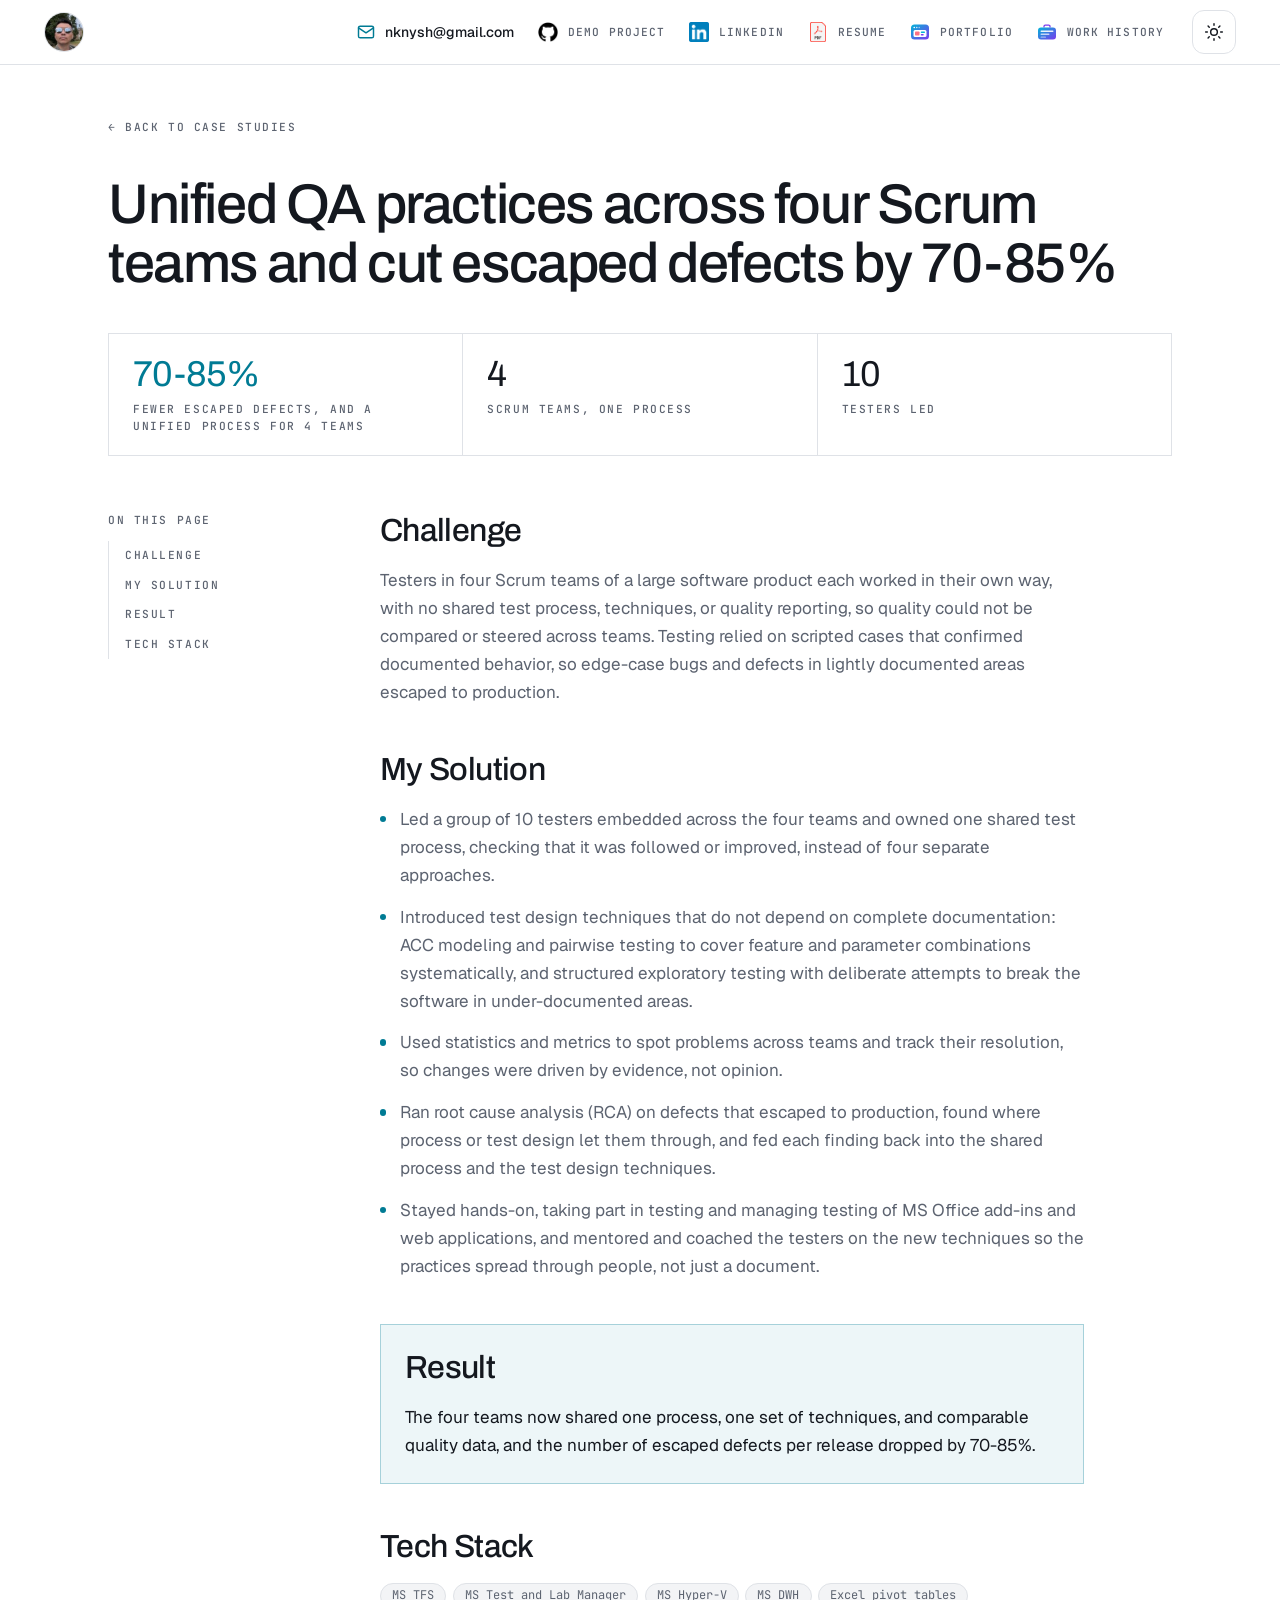
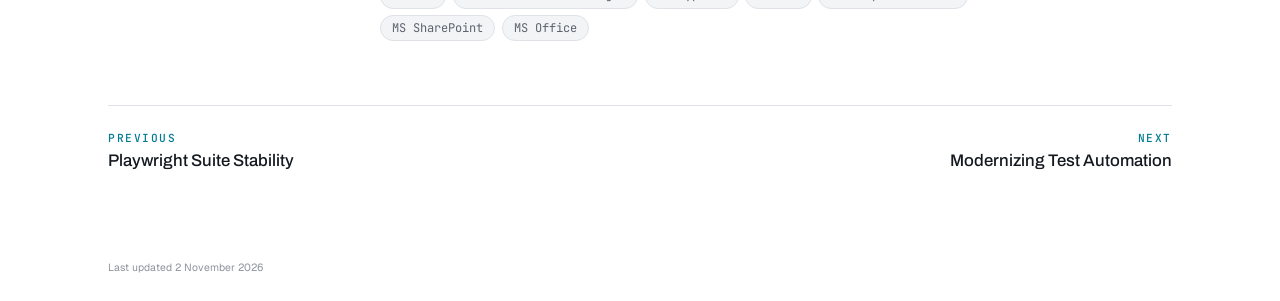
<file: docs/portfolio/unified-qa-practices.html>
<!doctype html>
<html lang="en">
<head>
<meta charset="utf-8">
<meta name="viewport" content="width=device-width, initial-scale=1">
<title>Unifying QA Across Teams | Mykyta Knysh</title>
<meta name="description" content="Unified QA practices across four Scrum teams and cut escaped defects by 70-85%.">
<meta name="author" content="Mykyta Knysh">
<link rel="canonical" href="https://nknysh.github.io/cv/portfolio/unified-qa-practices.html">
<meta property="og:type" content="article">
<meta property="og:title" content="Unifying QA Across Teams | Mykyta Knysh">
<meta property="og:description" content="Unified QA practices across four Scrum teams and cut escaped defects by 70-85%.">
<meta property="og:url" content="https://nknysh.github.io/cv/portfolio/unified-qa-practices.html">
<meta name="twitter:card" content="summary">
<link rel="icon" href="../images/favicon.png" type="image/png">
<link rel="preconnect" href="https://fonts.googleapis.com">
<link rel="preconnect" href="https://fonts.gstatic.com" crossorigin>
<link rel="stylesheet" href="https://fonts.googleapis.com/css2?family=Archivo:ital,wght@0,400..800;1,400..600&family=Geist:wght@300..600&family=JetBrains+Mono:wght@400;500&display=swap">
<link rel="stylesheet" href="portfolio.css">
<script src="menu.js"></script>
<script data-goatcounter="https://nknysh.goatcounter.com/count" async src="https://gc.zgo.at/count.js"></script>
<script type="application/ld+json">
{
  "@context": "https://schema.org",
  "@type": "Article",
  "@id": "https://nknysh.github.io/cv/portfolio/unified-qa-practices.html",
  "url": "https://nknysh.github.io/cv/portfolio/unified-qa-practices.html",
  "mainEntityOfPage": "https://nknysh.github.io/cv/portfolio/unified-qa-practices.html",
  "headline": "Unified QA practices across four Scrum teams and cut escaped defects by 70-85%",
  "description": "Unified QA practices across four Scrum teams and cut escaped defects by 70-85%.",
  "author": {
    "@type": "Person",
    "@id": "https://nknysh.github.io/cv/#person",
    "name": "Mykyta Knysh",
    "url": "https://nknysh.github.io/cv/"
  },
  "datePublished": "2026-11-01",
  "dateModified": "2026-11-02",
  "keywords": [
    "MS TFS",
    "MS Test and Lab Manager",
    "MS Hyper-V",
    "MS DWH",
    "Excel pivot tables",
    "MS SharePoint",
    "MS Office"
  ],
  "isPartOf": {
    "@type": "CollectionPage",
    "@id": "https://nknysh.github.io/cv/portfolio/"
  }
}
</script>
</head>
<body>
<a class="skip" href="#content">Skip to content</a>
<header class="site-header">
  <div class="bar">
    <a class="brand" href="./" aria-label="Mykyta Knysh, portfolio overview"><img src="../images/avatar.jpg" alt="" width="40" height="40"></a>
    <div class="actions">
      <button class="icon-link framed theme-toggle" type="button" aria-label="Switch color theme" title="Switch color theme"><svg viewBox="0 0 24 24" width="20" height="20" fill="none" stroke="currentColor" stroke-width="1.75" stroke-linecap="round" stroke-linejoin="round" aria-hidden="true"><circle cx="12" cy="12" r="4"/><path d="M12 2v2M12 20v2M4.9 4.9l1.4 1.4M17.7 17.7l1.4 1.4M2 12h2M20 12h2M6.3 17.7l-1.4 1.4M19.1 4.9l-1.4 1.4"/></svg></button>
      <button class="icon-link menu-toggle" type="button" aria-label="Menu" aria-expanded="false" aria-controls="menu"><svg viewBox="0 0 24 24" width="20" height="20" fill="none" stroke="currentColor" stroke-width="1.75" stroke-linecap="round" stroke-linejoin="round" aria-hidden="true"><path d="M4 6h16M4 12h16M4 18h16"/></svg></button>
    </div>
    <nav id="menu" class="menu" aria-label="Links">
      <ul>
        <li class="menu-email"><a href="mailto:nknysh@gmail.com" title="Email nknysh@gmail.com"><svg viewBox="0 0 24 24" width="20" height="20" fill="none" stroke="currentColor" stroke-width="1.75" stroke-linecap="round" stroke-linejoin="round" aria-hidden="true"><rect x="3" y="5" width="18" height="14" rx="2"/><path d="m3 7 9 6 9-6"/></svg><span class="label">nknysh@gmail.com</span></a></li>
        <li><a href="https://github.com/nknysh/cmc-tests" target="_blank" rel="noopener" title="Demo project"><img src="../images/github.png" class="invert-dark" alt="" width="20" height="20"><span class="label">Demo project</span></a></li>
        <li><a href="https://www.linkedin.com/in/mykytaknysh/" target="_blank" rel="me noopener" title="LinkedIn"><img src="../images/linkedin.png" alt="" width="20" height="20"><span class="label">LinkedIn</span></a></li>
        <li><a href="../" title="Resume"><img src="../images/pdf.png" alt="" width="20" height="20"><span class="label">Resume</span></a></li>
        <li><a href="../portfolio/" title="Portfolio"><img src="../images/portfolio.svg" alt="" width="20" height="20"><span class="label">Portfolio</span></a></li>
        <li><a href="../work-history/" title="Work history"><img src="../images/work-history.svg" alt="" width="20" height="20"><span class="label">Work history</span></a></li>
      </ul>
    </nav>
  </div>
</header>
<main id="content">
  <article class="wrap narrow">
    <a class="back" href="./"><span aria-hidden="true">←</span> Back to case studies</a>
    <header class="case-header">
      <h1>Unified QA practices across four Scrum teams and cut escaped defects by 70-85%</h1>
    </header>
    <ul class="stats-grid">
      <li><span class="stat-value">70-85%</span><span class="stat-label">fewer escaped defects, and a unified process for 4 teams</span></li>
      <li><span class="stat-value">4</span><span class="stat-label">Scrum teams, one process</span></li>
      <li><span class="stat-value">10</span><span class="stat-label">testers led</span></li>
    </ul>
    <div class="case-body">
      <nav class="toc" aria-label="On this page">
        <p class="kicker">On this page</p>
        <ol>
          <li><a href="#challenge">Challenge</a></li>
          <li><a href="#solution">My Solution</a></li>
          <li><a href="#result">Result</a></li>
          <li><a href="#tech">Tech Stack</a></li>
        </ol>
      </nav>
      <div>
        <section class="block block-challenge" aria-labelledby="challenge">
          <h2 id="challenge">Challenge</h2>
          <p>Testers in four Scrum teams of a large software product each worked in their own way, with no shared test process, techniques, or quality reporting, so quality could not be compared or steered across teams. Testing relied on scripted cases that confirmed documented behavior, so edge-case bugs and defects in lightly documented areas escaped to production.</p>
        </section>
        <section class="block block-solution" aria-labelledby="solution">
          <h2 id="solution">My Solution</h2>
          <ul class="steps">
            <li>Led a group of 10 testers embedded across the four teams and owned one shared test process, checking that it was followed or improved, instead of four separate approaches.</li>
            <li>Introduced test design techniques that do not depend on complete documentation: ACC modeling and pairwise testing to cover feature and parameter combinations systematically, and structured exploratory testing with deliberate attempts to break the software in under-documented areas.</li>
            <li>Used statistics and metrics to spot problems across teams and track their resolution, so changes were driven by evidence, not opinion.</li>
            <li>Ran root cause analysis (RCA) on defects that escaped to production, found where process or test design let them through, and fed each finding back into the shared process and the test design techniques.</li>
            <li>Stayed hands-on, taking part in testing and managing testing of MS Office add-ins and web applications, and mentored and coached the testers on the new techniques so the practices spread through people, not just a document.</li>
          </ul>
        </section>
        <section class="block block-result" aria-labelledby="result">
          <h2 id="result">Result</h2>
          <p>the four teams now shared one process, one set of techniques, and comparable quality data, and the number of escaped defects per release dropped by 70-85%.</p>
        </section>
        <section class="block block-tech" aria-labelledby="tech">
          <h2 id="tech">Tech Stack</h2>
          <ul class="tags">
            <li>MS TFS</li>
            <li>MS Test and Lab Manager</li>
            <li>MS Hyper-V</li>
            <li>MS DWH</li>
            <li>Excel pivot tables</li>
            <li>MS SharePoint</li>
            <li>MS Office</li>
          </ul>
        </section>
      </div>
    </div>
    <nav class="pager" aria-label="Previous and next case">
      <a href="playwright-suite-stability.html" rel="prev"><span class="kicker">Previous</span>Playwright Suite Stability</a>
      <a href="automation-50-to-2200.html" rel="next"><span class="kicker">Next</span>Modernizing Test Automation</a>
    </nav>
  </article>
</main>
<footer class="wrap narrow page-updated"><p>Last updated <time datetime="2026-11-02">2 November 2026</time></p></footer>
</body>
</html>
</file>
<file: docs/portfolio/portfolio.css>
/* Teal is the site color. --c1 to --c6 color-code the overview's track record only;
   --case is teal everywhere else, so all portfolio items look the same. */
:root {
  --bg:#fff; --fg:#14181f; --muted:#5c6370; --border:#dfe2e7; --card:#fafafa; --pill:#f3f4f6;
  --primary:#007b94; --on-primary:#fff; --header:rgba(255,255,255,.8);
  --c1:#007b94; --c2:#4353c9; --c3:#8b35c9; --c4:#b45309; --c5:#be123c; --c6:#15803d;
  --heading:Archivo,system-ui,sans-serif; --body:Geist,system-ui,sans-serif; --mono:"JetBrains Mono",ui-monospace,monospace;
  color-scheme:light;
}
@media (prefers-color-scheme: dark) {
  :root:not([data-theme="light"]) {
    --bg:#0c0e12; --fg:#f0f1f4; --muted:#969ca8; --border:#1f242e; --card:#12151b; --pill:#1a1e26;
    --primary:#00e1ff; --on-primary:#0b0e13; --header:rgba(12,14,18,.8);
    --c1:#00e1ff; --c2:#9aa8ff; --c3:#d09bff; --c4:#fbbf24; --c5:#fb7185; --c6:#4ade80;
    color-scheme:dark;
  }
}
:root[data-theme="dark"] {
  --bg:#0c0e12; --fg:#f0f1f4; --muted:#969ca8; --border:#1f242e; --card:#12151b; --pill:#1a1e26;
  --primary:#00e1ff; --on-primary:#0b0e13; --header:rgba(12,14,18,.8);
  --c1:#00e1ff; --c2:#9aa8ff; --c3:#d09bff; --c4:#fbbf24; --c5:#fb7185; --c6:#4ade80;
  color-scheme:dark;
}
:root { --case:var(--primary); }
[data-case="1"] { --case:var(--c1); }
[data-case="2"] { --case:var(--c2); }
[data-case="3"] { --case:var(--c3); }
[data-case="4"] { --case:var(--c4); }
[data-case="5"] { --case:var(--c5); }
[data-case="6"] { --case:var(--c6); }

* { box-sizing:border-box; }
html { -webkit-text-size-adjust:100%; scroll-padding-top:6rem; scroll-behavior:smooth; }
body { margin:0; background:var(--bg); color:var(--fg); font:16px/1.6 var(--body); overflow-wrap:break-word; }
a { color:var(--primary); }
a:focus-visible, button:focus-visible { outline:2px solid var(--primary); outline-offset:2px; }
ul, ol { margin:0; padding:0; list-style:none; }
em { color:var(--primary); font-style:italic; }
.kicker { margin:0; color:var(--muted); font:500 .7rem/1.5 var(--mono); letter-spacing:.14em; text-transform:uppercase; }

.skip { position:absolute; left:-999px; top:0; padding:.5rem 1rem; background:var(--bg); z-index:60; }
.skip:focus { left:0; }

/* Header: avatar (links to the overview) on the left; email, links and theme switch on the right.
   The links are a drop-down menu below 24rem, icons only from 24rem, and icons with labels from 64rem.
   The email address shows in full from 36rem, ahead of the other labels. */
.site-header { position:sticky; top:0; z-index:50; background:var(--header); border-bottom:1px solid var(--border); -webkit-backdrop-filter:blur(12px); backdrop-filter:blur(12px); }
.bar { display:flex; flex-wrap:wrap; align-items:center; justify-content:space-between; gap:0 1rem; min-height:4rem; padding:0 24px; }
.brand { display:inline-flex; border-radius:50%; }
.brand img { display:block; width:2.5rem; height:2.5rem; border:1px solid var(--border); border-radius:50%; object-fit:cover; }
.actions { display:flex; align-items:center; gap:.25rem; }
.button { display:inline-flex; align-items:center; min-height:2.25rem; margin-right:.35rem; padding:0 1.15rem; border-radius:999px; background:var(--primary); color:var(--on-primary); font-size:.875rem; font-weight:500; text-decoration:none; }
.button:hover { opacity:.88; }
.icon-link { display:inline-grid; place-items:center; width:2.75rem; height:2.75rem; padding:0; border:0; border-radius:12px; background:none; color:var(--fg); cursor:pointer; }
.icon-link:hover { color:var(--primary); }
.icon-link.framed { border:1px solid var(--border); }
.theme-toggle, .menu-toggle { display:none; }
.js .theme-toggle, .js .menu-toggle { display:inline-grid; }
.menu { flex-basis:100%; max-height:calc(100dvh - 4rem); overflow-y:auto; padding-bottom:.75rem; }
.js .menu { display:none; }
.js .menu.open { display:block; }
.menu a { display:flex; align-items:center; gap:.6rem; min-height:2.75rem; color:var(--muted); font:500 .75rem/1.3 var(--mono); letter-spacing:.14em; text-transform:uppercase; text-decoration:none; }
.menu a:hover, .menu a[aria-current="page"] { color:var(--fg); }
.menu .menu-email a { color:var(--fg); font:500 .875rem/1.3 var(--body); letter-spacing:0; text-transform:none; }
.menu .menu-email a:hover { color:var(--primary); }
.menu-email svg { flex:none; width:1.25rem; height:1.25rem; color:var(--primary); }
.menu img { flex:none; width:1.25rem; height:1.25rem; object-fit:contain; }
/* The GitHub logo is black; flip it on the dark theme. */
@media (prefers-color-scheme: dark) { :root:not([data-theme="light"]) .invert-dark { filter:invert(1); } }
:root[data-theme="dark"] .invert-dark { filter:invert(1); }

.wrap { max-width:96rem; margin:0 auto; padding:0 24px; }
.wrap.narrow { max-width:72rem; padding-top:3rem; padding-bottom:4rem; }

/* Overview */
.hero { display:flow-root; padding-bottom:4rem; background:
  radial-gradient(60rem 18rem at 50% 0, color-mix(in srgb, var(--primary) 9%, transparent), transparent),
  radial-gradient(circle, color-mix(in srgb, var(--muted) 22%, transparent) 1px, transparent 1px) 0 0 / 22px 22px; }
.pip { content:""; display:inline-block; width:.4rem; height:.4rem; margin-right:.6rem; border-radius:50%; background:var(--primary); vertical-align:.1em; }
.hero h1 { max-width:52rem; margin:0; font:500 clamp(1.75rem,3.5vw,2.75rem)/1.02 var(--heading); letter-spacing:-.025em; text-wrap:balance; }
/* The PDF download sits on its own line under the overview and work history titles. */
.title-row { display:flex; flex-direction:column; align-items:flex-start; gap:.75rem; }
.title-pdf { display:inline-flex; align-items:center; gap:.5rem; color:var(--primary); font-size:.95rem; font-weight:500; text-decoration:none; white-space:nowrap; }
.title-pdf:hover { text-decoration:underline; text-underline-offset:3px; }
.title-pdf img { flex:none; width:1.5rem; height:1.5rem; object-fit:contain; }
.intro { display:grid; gap:1.75rem 4rem; margin-top:3.5rem; }
.lead { max-width:46rem; margin:1.75rem 0 0; color:var(--muted); font-size:clamp(1.125rem,2.5vw,1.25rem); line-height:1.45; text-wrap:pretty; }
.availability-title { margin:0; color:var(--primary); font:italic 500 clamp(1.4rem,2.75vw,1.75rem)/1.2 var(--heading); letter-spacing:-.02em; }
.availability { width:fit-content; }
.availability-note { width:0; min-width:100%; text-align:justify; margin:.35rem 0 1rem; color:var(--muted); font-size:1rem; }
.email-actions { display:flex; flex-wrap:wrap; gap:.5rem; }
.email-actions .button { gap:.55rem; min-height:2.75rem; margin:0; font-size:1rem; }
.copy-email { display:none; place-items:center; width:2.75rem; height:2.75rem; padding:0; border:1px solid var(--border); border-radius:50%; background:var(--bg); color:var(--fg); cursor:pointer; }
.js .copy-email { display:inline-grid; }
.copy-email:hover, .copy-email.copied { border-color:var(--primary); color:var(--primary); }
.copy-email svg:last-child, .copy-email.copied svg:first-child { display:none; }
.copy-email.copied svg:last-child { display:block; }
.track { margin-top:3rem; }
.stats-row { display:grid; grid-template-columns:repeat(2,minmax(0,1fr)); gap:1.5rem 1rem; margin-top:1rem; }
.stats-row li { padding-left:1rem; border-left:2px solid color-mix(in srgb, var(--case) 50%, var(--bg)); }
.stats-row a { display:block; color:inherit; text-decoration:none; }
.stats-row a:hover .stat-value { text-decoration:underline; text-decoration-thickness:2px; text-underline-offset:.15em; }
.stats-row a:hover .stat-label { color:var(--fg); }
.stat-value { display:block; color:var(--case); font:400 clamp(1.6rem,3.2vw,2.25rem)/1.15 var(--heading); letter-spacing:-.02em; }
.stat-label { display:block; margin-top:.35rem; color:var(--muted); font-size:.875rem; line-height:1.35; text-wrap:balance; }

.work { padding:4.5rem 0 5rem; background:var(--card); border-top:1px solid var(--border); }
.work h2 { margin:0 0 2.5rem; font:500 clamp(1.5rem,2.75vw,2.25rem)/1.02 var(--heading); letter-spacing:-.025em; }
.cards { display:grid; grid-template-columns:minmax(0,1fr); gap:1rem; }
.cards li { display:flex; }
/* Icon in the left column; title, tech stack and link in the right. The middle row absorbs spare height, so the tech stack stays at the bottom. */
.card { display:grid; flex:1; grid-template-columns:auto minmax(0,1fr); grid-template-rows:auto 1fr auto; gap:.75rem 1rem; padding:1.5rem; border:1px solid var(--border); background:var(--bg); color:var(--fg); text-decoration:none; }
.card:hover { background:color-mix(in srgb, var(--case) 5%, var(--bg)); }
.card:hover .card-title { color:var(--case); }
.card-icon { width:3rem; height:3rem; color:var(--primary); }
.card-icon .l, .card-icon .f { stroke:currentColor; stroke-width:2; stroke-linecap:round; stroke-linejoin:round; }
.card-icon .l { fill:none; }
.card-icon .f { fill:color-mix(in srgb, currentColor 16%, transparent); }
.card-title { grid-column:2; font:400 clamp(1.3rem,2.6vw,1.75rem)/1.2 var(--heading); letter-spacing:-.025em; text-wrap:balance; }
.card .tags { grid-column:2; align-self:end; gap:.25rem; }
.card .tags > * { padding:.05rem .45rem; font-size:.65rem; line-height:1.5; }
.read-more { grid-column:2; color:var(--case); font-size:.875rem; font-weight:500; }
.tags { display:flex; flex-wrap:wrap; gap:.4rem; }
.tags > * { padding:.15rem .7rem; border:1px solid var(--border); border-radius:999px; background:var(--pill); color:var(--muted); font:400 .75rem/1.6 var(--mono); }

/* Case page */
.back { color:var(--muted); font:500 .7rem/1.5 var(--mono); letter-spacing:.14em; text-transform:uppercase; text-decoration:none; }
.back:hover { color:var(--primary); }
.case-header { margin-top:2.25rem; }
.case-header h1 { margin:0; font:500 clamp(2rem,4.5vw,3.5rem)/1.06 var(--heading); letter-spacing:-.025em; text-wrap:balance; }
.stats-grid { display:grid; grid-template-columns:minmax(0,1fr); gap:1px; margin-top:2.5rem; border:1px solid var(--border); background:var(--border); }
.stats-grid li { padding:1.25rem 1.5rem; background:var(--bg); }
.stats-grid .stat-value { color:var(--fg); }
.stats-grid li:first-child .stat-value { color:var(--case); }
.stats-grid .stat-label { font:500 .7rem/1.5 var(--mono); letter-spacing:.14em; text-transform:uppercase; }
.case-body { margin-top:3.5rem; }
.toc { display:none; }
.block { margin-top:2.75rem; }
.block:first-child { margin-top:0; }
.block h2 { margin:0 0 1rem; font:500 clamp(1.5rem,3vw,2rem)/1.2 var(--heading); letter-spacing:-.02em; }
.block p, .steps { color:var(--muted); font-size:1.0625rem; line-height:1.65; }
.block p { margin:0; }
.steps { display:grid; gap:.85rem; }
.steps li { position:relative; padding-left:1.25rem; }
.steps li::before { content:""; position:absolute; left:0; top:.65em; width:.4rem; height:.4rem; border-radius:50%; background:var(--case); }
.block-result { padding:1.5rem; border:1px solid color-mix(in srgb, var(--case) 35%, var(--bg)); background:color-mix(in srgb, var(--case) 7%, var(--bg)); }
.block-result p { color:var(--fg); }
.block-result p::first-letter { text-transform:uppercase; } /* source text continues after "Result:" in lowercase */

/* Work history page: each job is an .job, and a company with several roles nests them in .job-group. */
/* Landing page: the role under the name, then the documents as cards. */
.cv-hero h1 { margin-top:3.5rem; }
.doc-card { grid-template-rows:auto 1fr auto; }
.doc-card .card-icon { grid-row:span 2; object-fit:contain; }
.doc-card .card-title { font-size:clamp(1.2rem,2.2vw,1.45rem); }
.doc-note { grid-column:2; color:var(--muted); font-size:.875rem; line-height:1.4; }

.history-hero { padding-bottom:0; }
.history-hero .title-row { margin-top:3.5rem; }
.history-hero .lead { margin-bottom:3rem; }
.history { padding-top:3rem; padding-bottom:4rem; }
.history > .job { max-width:52rem; }
.history .job { margin-top:2.5rem; padding-top:2.5rem; border-top:1px solid var(--border); }
.history > .job:first-child { margin-top:0; padding-top:0; border-top:0; }
.history .job-group > .job { margin-top:1.75rem; padding:0; border-top:0; }
.history .job > * + * { margin-top:1rem; }
.history .job > .period { margin-top:.35rem; }
.job h2 { margin:0; font:500 clamp(1.4rem,2.8vw,1.75rem)/1.2 var(--heading); letter-spacing:-.02em; text-wrap:balance; }
.job h3 { margin:0; font:500 1.2rem/1.3 var(--heading); letter-spacing:-.01em; }
.job p, .job .steps { color:var(--muted); font-size:1.0625rem; line-height:1.65; }
.job p { margin:0; }
.job p.kicker { font-size:.7rem; line-height:1.5; }
.job-tags .tags { margin-top:.5rem; }

/* Last-updated line at the very end of every page: tiny and faded on purpose. */
.wrap.page-updated { padding-top:1.5rem; padding-bottom:1.5rem; }
.page-updated p { margin:0; color:var(--muted); opacity:.7; font-size:.65rem; }

.pager { display:grid; grid-template-columns:repeat(2,minmax(0,1fr)); gap:1rem; margin-top:4rem; padding-top:1.5rem; border-top:1px solid var(--border); }
.pager a { color:var(--fg); font:500 1.05rem/1.25 var(--heading); text-decoration:none; }
.pager a:hover { color:var(--case); }
.pager a[rel="next"] { grid-column:2; text-align:right; }
.pager .kicker { display:block; margin-bottom:.25rem; color:var(--case); }

@media (min-width:24rem) {
  .bar { flex-wrap:nowrap; }
  .menu, .js .menu { display:block; order:1; flex:none; margin-left:auto; max-height:none; overflow:visible; padding:0; }
  .actions { order:2; }
  .menu ul { display:flex; }
  .js .menu-toggle { display:none; }
  .menu a { min-height:4rem; padding:0 .4rem; font-size:.7rem; letter-spacing:.1em; }
  .menu a[aria-current="page"] { box-shadow:inset 0 -2px 0 var(--case); }
  /* Icons only: the label stays for screen readers, and the title shows it on hover. */
  .menu .label { position:absolute; width:1px; height:1px; overflow:hidden; clip-path:inset(50%); white-space:nowrap; }
}
@media (min-width:36rem) {
  .menu .menu-email .label { position:static; width:auto; height:auto; overflow:visible; clip-path:none; }
}
@media (min-width:64rem) {
  .menu { margin-right:.75rem; }
  .menu ul { gap:1.5rem; }
  .menu a { padding:0; }
  .menu .label { position:static; width:auto; height:auto; overflow:visible; clip-path:none; }
}
@media (min-width:36rem) {
  .stats-grid { grid-template-columns:repeat(3,minmax(0,1fr)); }
}
@media (min-width:48rem) {
  .cards { grid-template-columns:repeat(2,minmax(0,1fr)); }
  .card { padding:2rem; }
  .card-icon { width:3.5rem; height:3.5rem; }
  .stats-row { grid-template-columns:repeat(3,minmax(0,1fr)); }
  .cards.doc-cards { grid-template-columns:repeat(3,minmax(0,1fr)); }
}
@media (min-width:60rem) {
  .intro { grid-template-columns:minmax(0,46rem) minmax(max-content,1fr); }
  .availability { place-self:center; text-align:center; }
  .availability-note { text-align-last:center; }
  .email-actions { justify-content:center; }
  .case-body { display:grid; grid-template-columns:13rem minmax(0,44rem); gap:4rem; }
  .toc { display:block; position:sticky; top:6rem; align-self:start; }
  .toc ol { margin-top:.75rem; border-left:1px solid var(--border); }
  .toc a { display:block; padding:.4rem 0 .4rem 1rem; color:var(--muted); font:500 .7rem/1.5 var(--mono); letter-spacing:.14em; text-transform:uppercase; text-decoration:none; }
  .toc a:hover { color:var(--case); }
  .stats-row { grid-template-columns:repeat(6,minmax(0,1fr)); }
}
@media (min-width:80rem) {
  .cards { grid-template-columns:repeat(3,minmax(0,1fr)); }
  .bar { padding:0 44px; }
  .wrap { padding-left:44px; padding-right:44px; }
}

@media print {
  .site-header, .pager, .toc, .skip { display:none; }
  .wrap { max-width:none; padding:0; }
}
</file>
